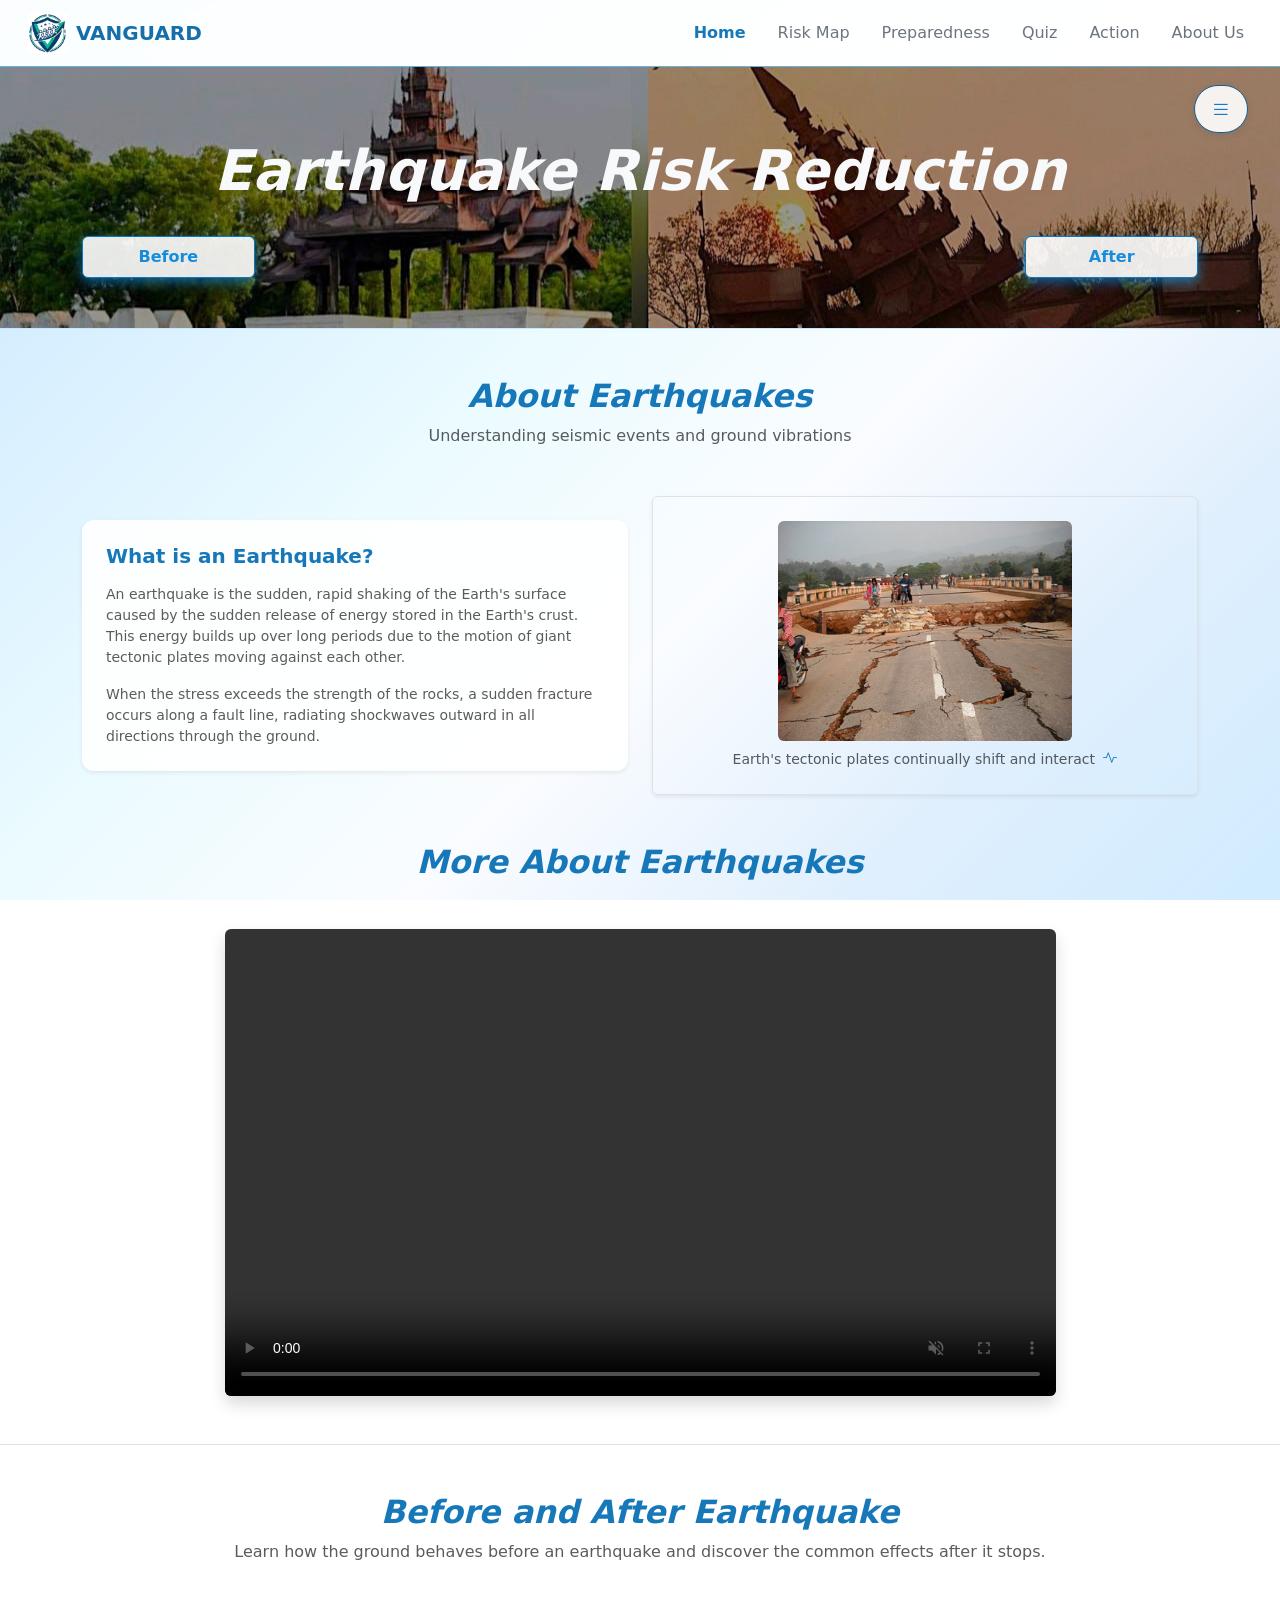
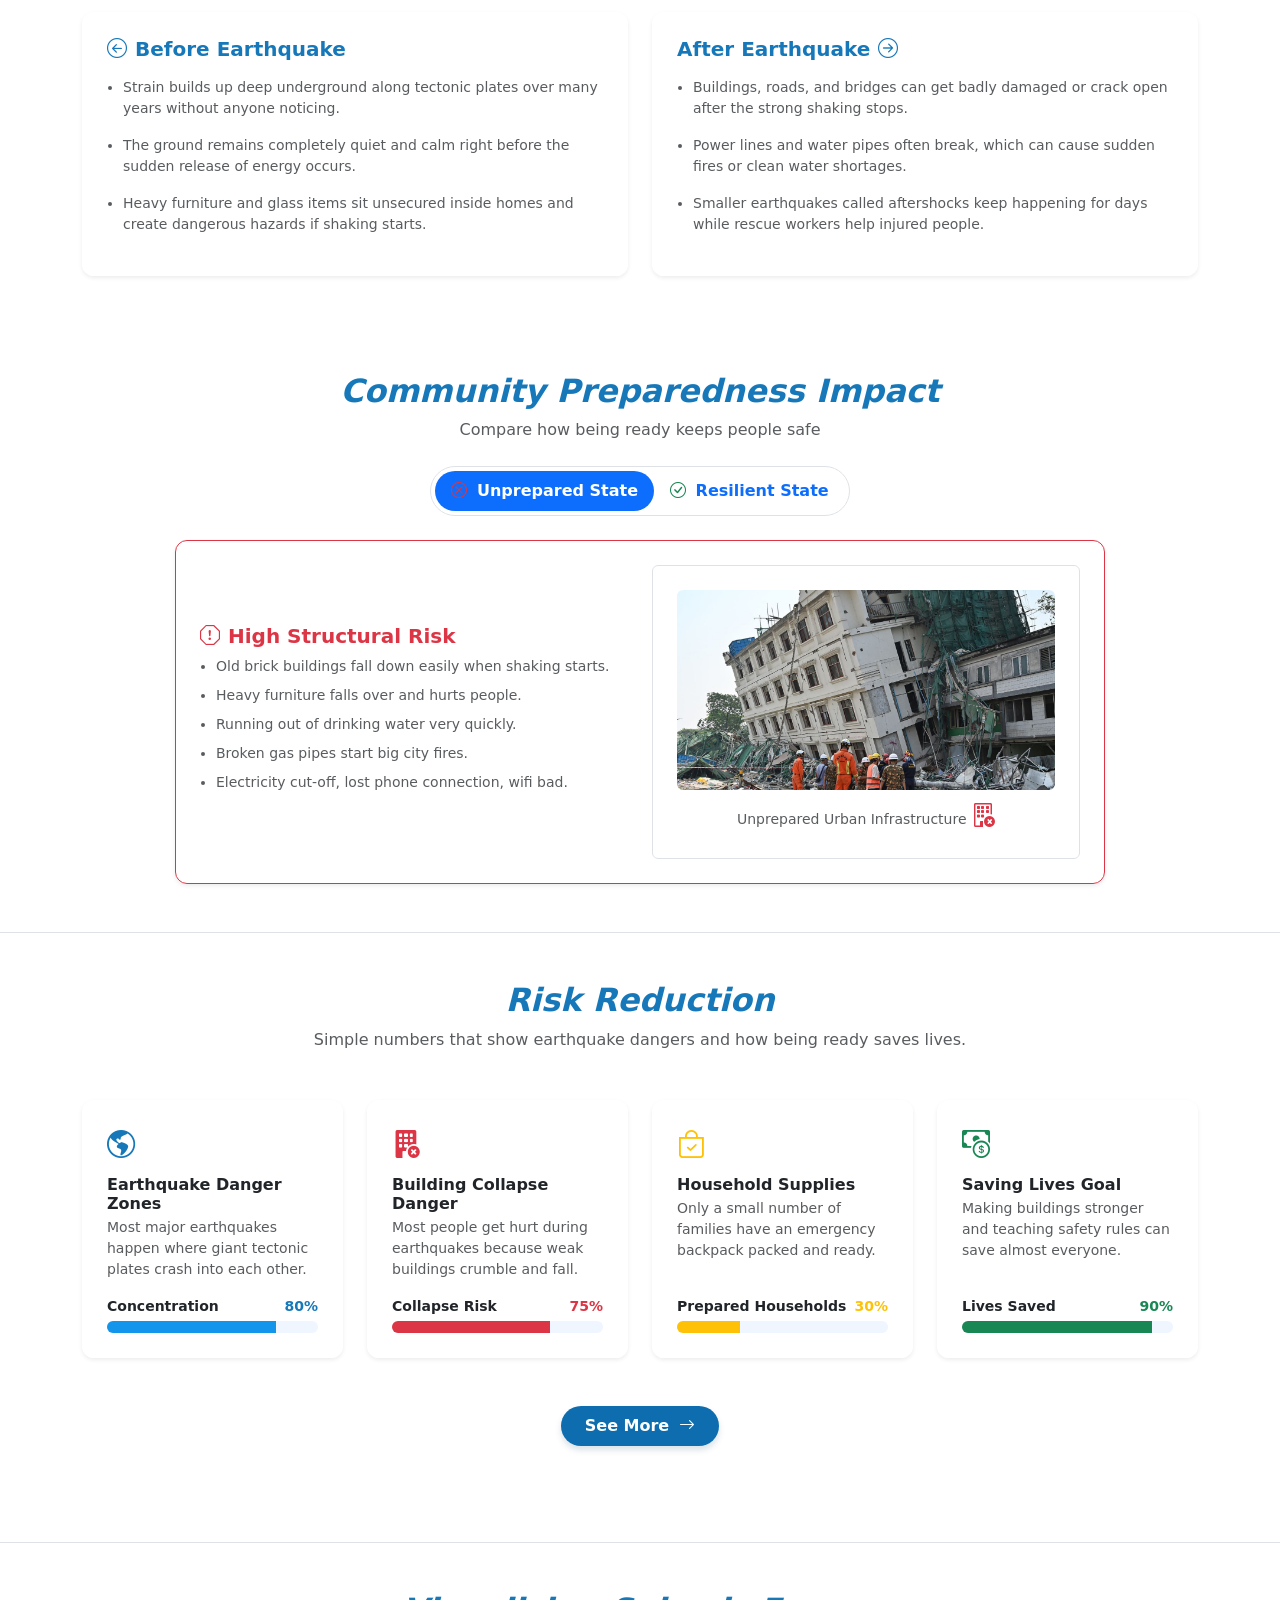
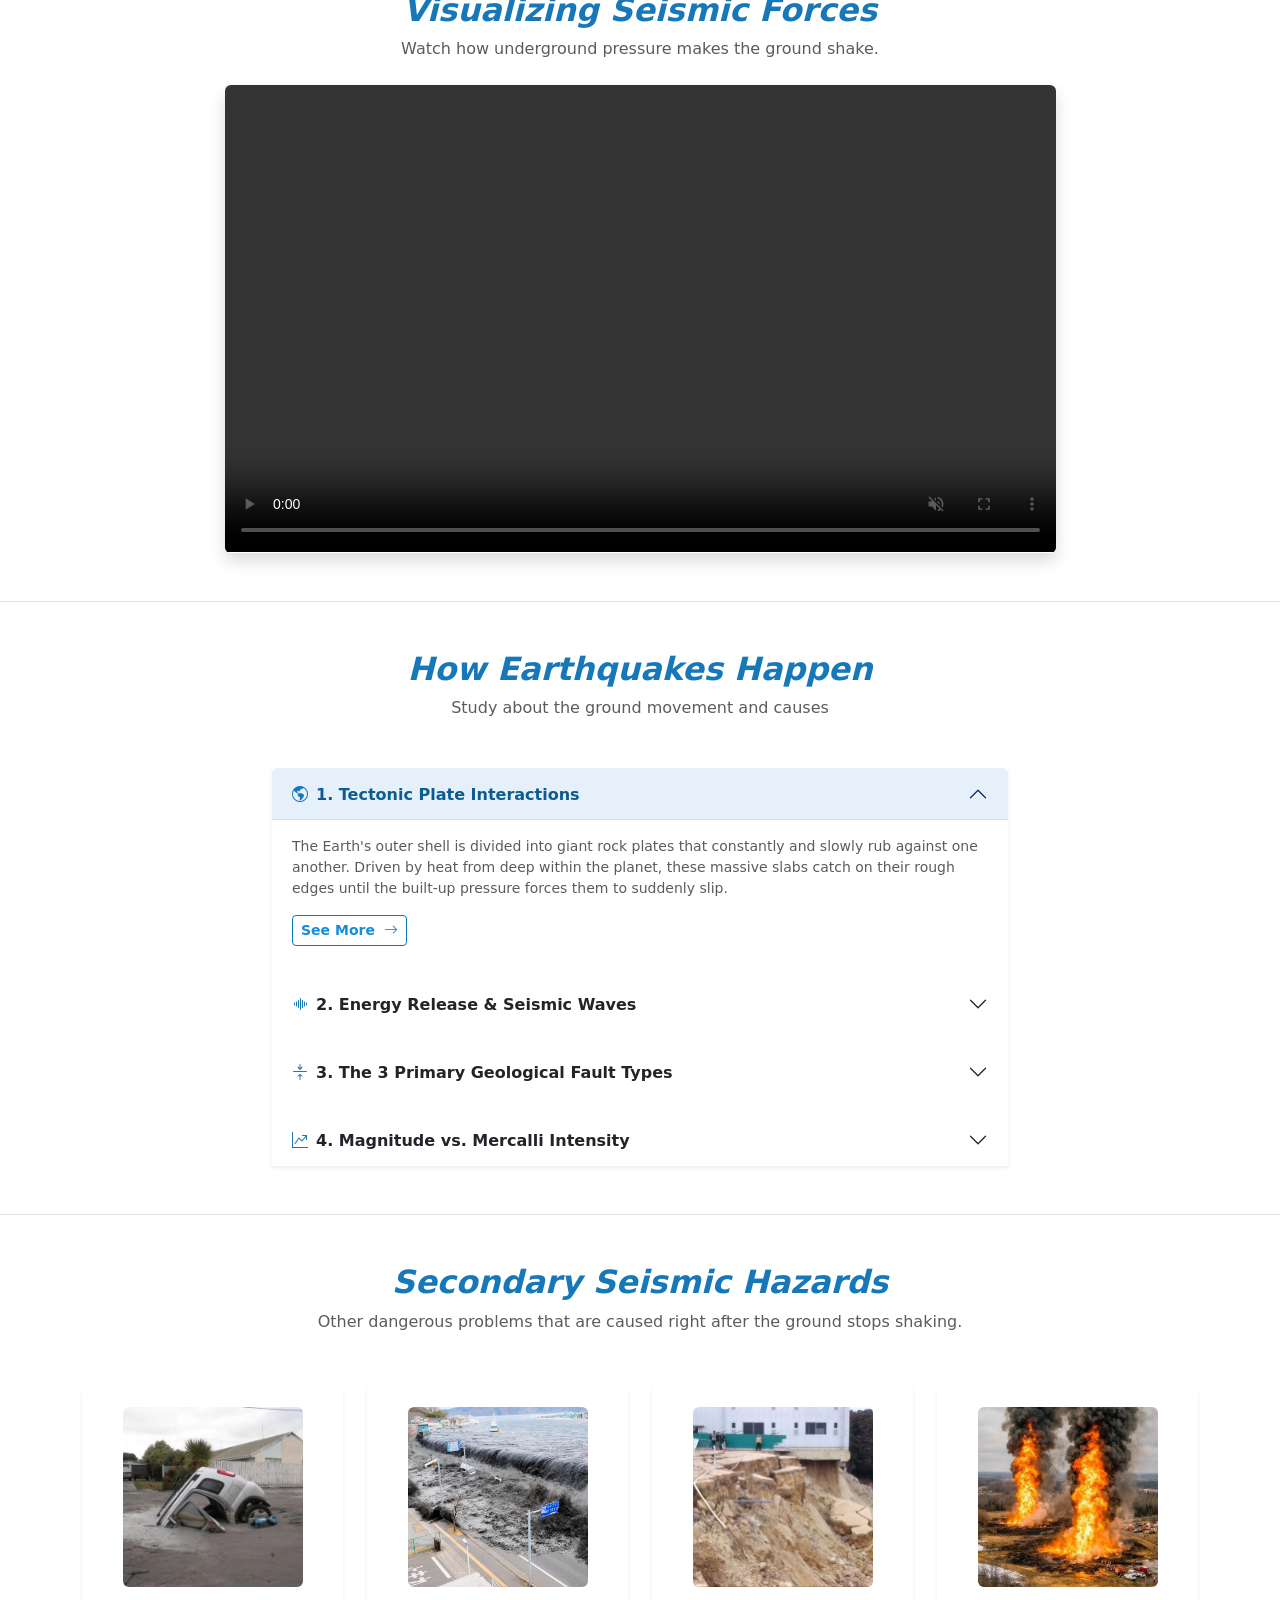
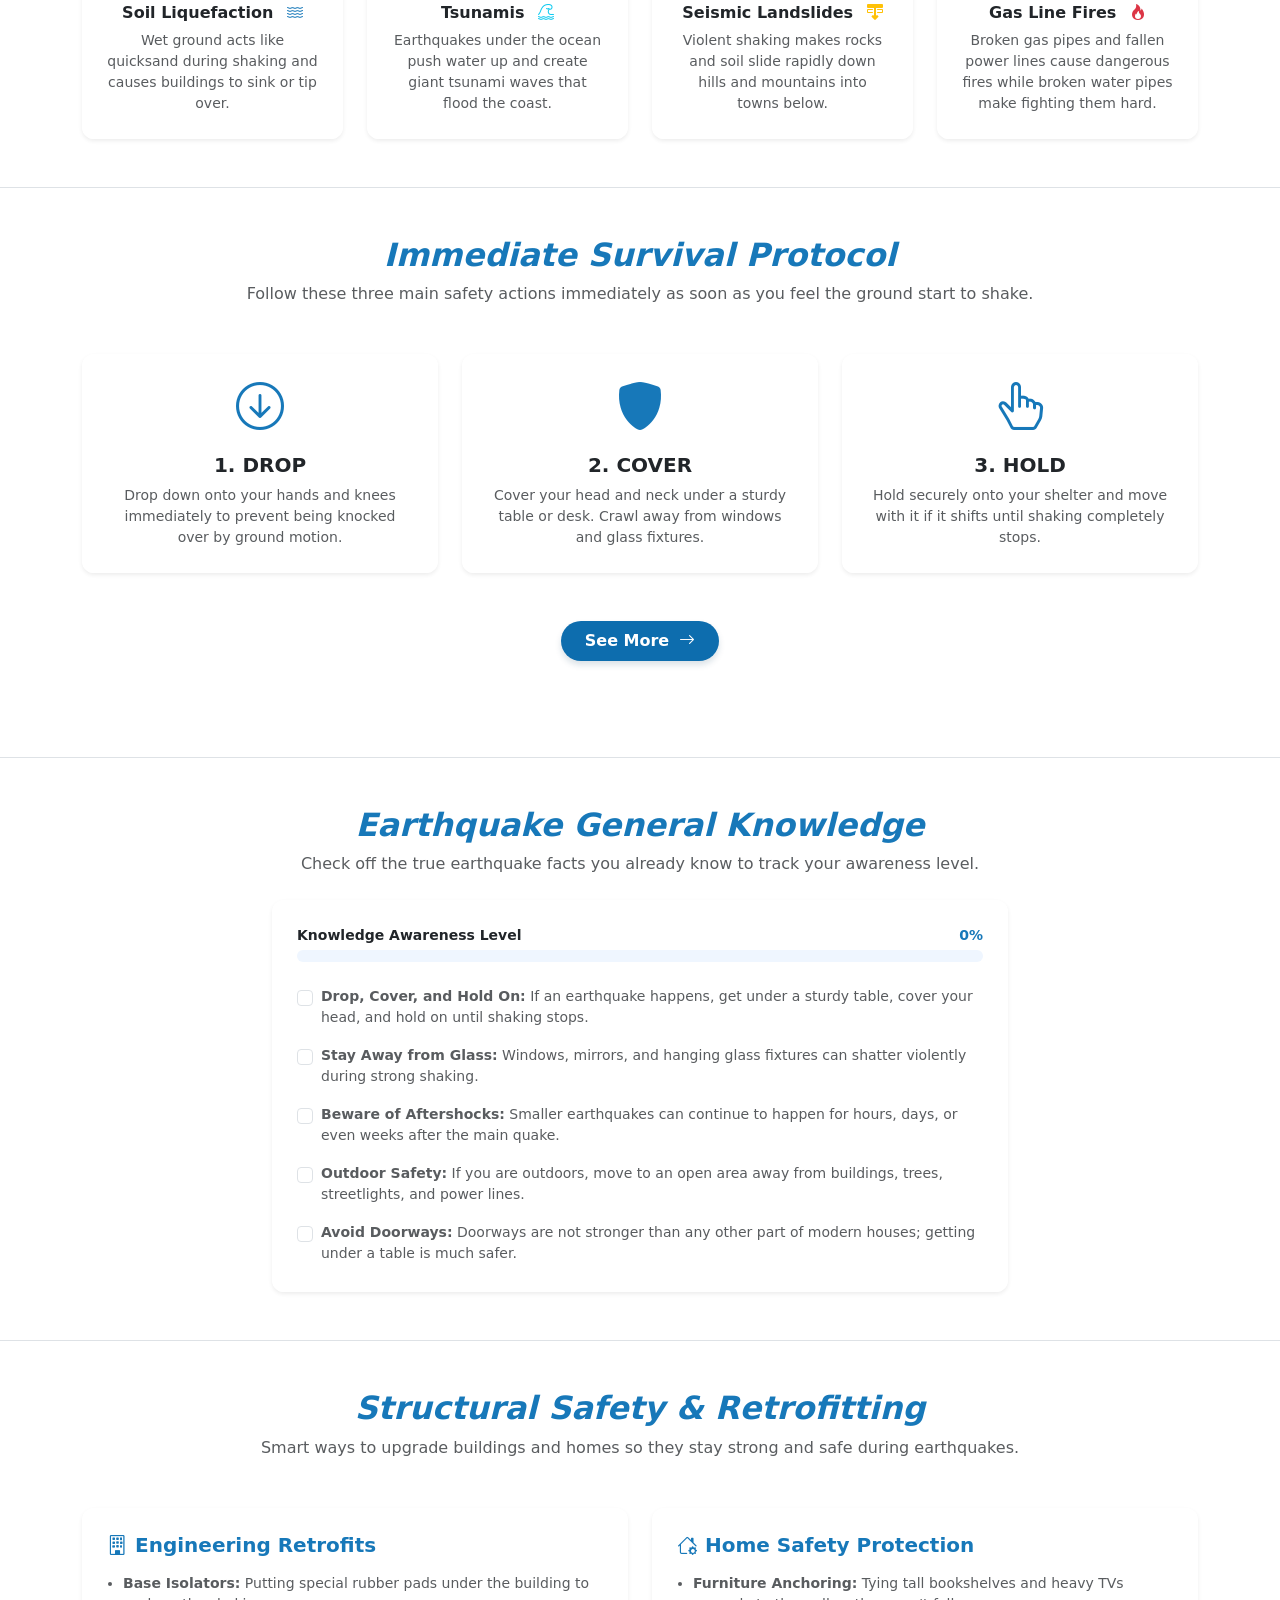
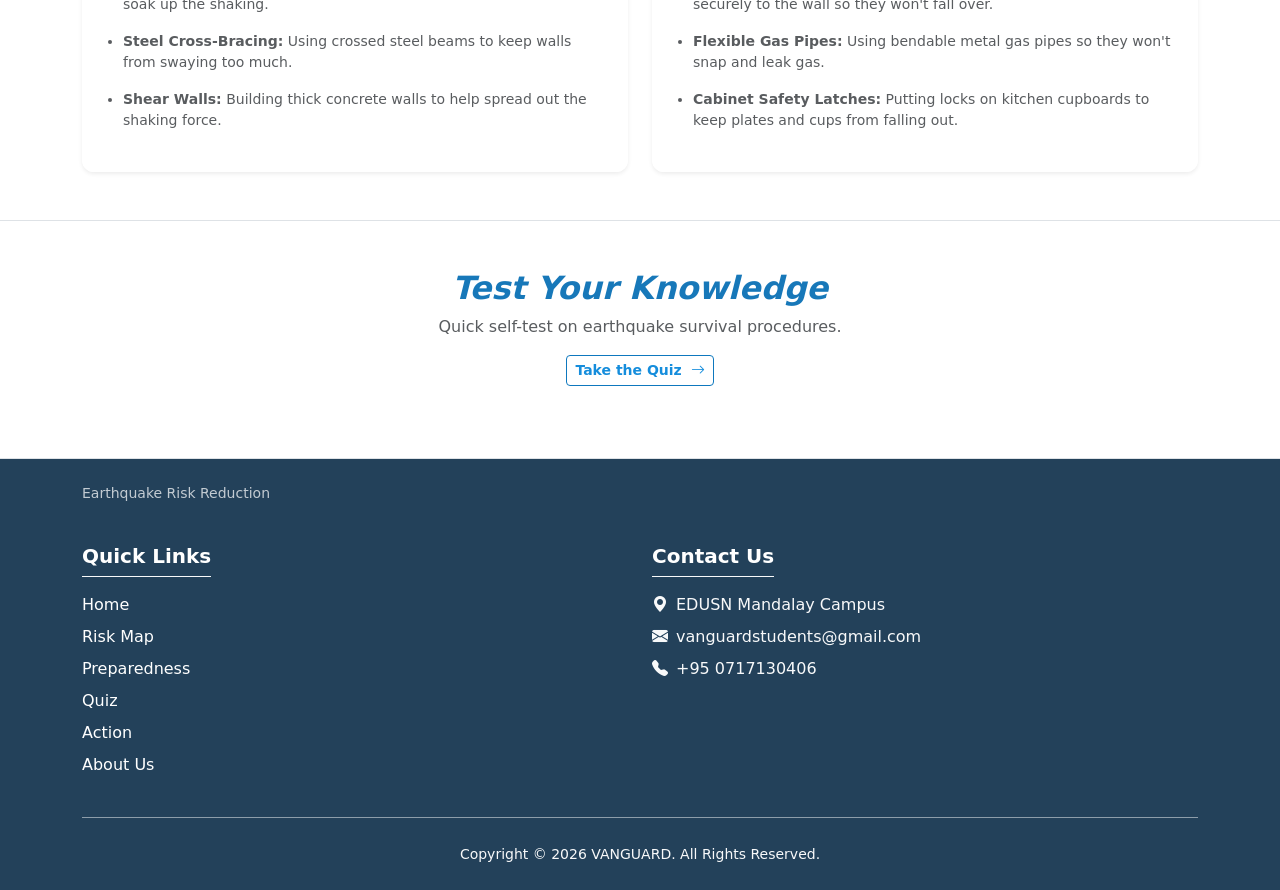
<file: 20Oct_ 20 %_Earthquake/EarthquakeRiskReduction/pages/index.html>
<!DOCTYPE html>
<html lang="en">
<head>
  <meta charset="UTF-8">
  <meta name="viewport" content="width=device-width, initial-scale=1.0">
  <title>VANGUARD</title>
  <link rel="stylesheet" href="https://cdn.jsdelivr.net/npm/bootstrap@5.3.3/dist/css/bootstrap.min.css">
  <link rel="stylesheet" href="https://cdn.jsdelivr.net/npm/bootstrap-icons@1.11.3/font/bootstrap-icons.min.css">
  <link rel="stylesheet" href="https://unpkg.com/aos@2.3.1/dist/aos.css">
  <script src="https://cdn.jsdelivr.net/npm/bootstrap@5.3.3/dist/js/bootstrap.bundle.min.js"></script>
  <script src="https://unpkg.com/aos@2.3.1/dist/aos.js"></script>
  <link rel="stylesheet" href="style.css">
  <link rel="shortcut icon" href="media/logo.jpg">
</head>
<body class="background">

  <!-- NAVBAR -->
  <nav class="navbar navbar-expand-lg sticky-top px-2 px-sm-3" data-aos="fade-down" data-aos-duration="600">
    <div class="container-fluid">

      <a class="navbar-brand d-flex align-items-center gap-2" href="index.html">
        <img src="media/logo.jpg" alt="logo" width="40" height="40" class="img-fluid">
        <span>VANGUARD</span>
      </a>

      <button class="navbar-toggler border-0" type="button" data-bs-toggle="collapse" data-bs-target="#navMenu" aria-controls="navMenu" aria-expanded="false" aria-label="Toggle navigation">
        <span class="navbar-toggler-icon"></span>
      </button>

      <div class="collapse navbar-collapse" id="navMenu">
        <ul class="navbar-nav ms-auto flex-column flex-lg-row gap-2 gap-lg-3 fw-medium my-2 my-lg-0">
          <li class="nav-item">
            <a class="nav-link active text-dark-blue fw-bold" href="index.html">Home</a>
          </li>
          <li class="nav-item">
            <a class="nav-link text-secondary" href="riskmap.html">Risk Map</a>
          </li>
          <li class="nav-item">
            <a class="nav-link text-secondary" href="preparedness.html">Preparedness</a>
          </li>
          <li class="nav-item">
            <a class="nav-link text-secondary" href="quiz.html">Quiz</a>
          </li>
          <li class="nav-item">
            <a class="nav-link text-secondary" href="action.html">Action</a>
          </li>
          <li class="nav-item">
            <a class="nav-link text-secondary" href="aboutus.html">About Us</a>
          </li>
        </ul>
      </div>
    </div>
  </nav>

  <section class="hero-section text-center position-relative px-3" data-aos="fade">
    
    <div class="hero-menu-toggle px-2 d-none d-lg-block">
      <button class="btn rounded-pill px-3 py-2 fw-semibold d-flex align-items-center gap-2" type="button" data-bs-toggle="offcanvas" data-bs-target="#offcanvasNavbar">
        <i class="bi bi-list fs-5"></i>
      </button>
    </div>

    <div class="container position-relative">
      <div class="mb-3" data-aos="zoom-in" data-aos-delay="200">
        <h1 class="display-4 fw-bold text-light fst-italic">Earthquake Risk Reduction</h1>
      </div>
    
      <div class="row align-items-center justify-content-between g-3 mt-3">
        <div class="col-12 col-md-3 col-lg-2 text-md-start d-none d-md-block" data-aos="fade-right" data-aos-delay="400">
          <a href="#before" class="btn btn-dark-blue side-btn px-4 py-2 w-100">Before</a>
        </div>
        <div class="col-12 col-md-3 col-lg-2 text-md-end d-none d-md-block" data-aos="fade-left" data-aos-delay="400">
          <a href="#after" class="btn btn-dark-blue side-btn px-4 py-2 w-100">After</a>
        </div>
      </div>
    </div>
  </section>

  <!-- MENU -->
  <div class="offcanvas offcanvas-end shadow" tabindex="-1" id="offcanvasNavbar">
    <div class="offcanvas-header border-bottom">
      <h5 class="offcanvas-title fw-bold text-dark-blue d-flex align-items-center gap-2">
        <img src="media/logo.jpg" alt="logo" width="35" height="35">
        VANGUARD Menu
      </h5>
      <button type="button" class="btn-close" data-bs-dismiss="offcanvas" aria-label="Close"></button>
    </div>
    <div class="offcanvas-body">
      <ul class="navbar-nav justify-content-end flex-grow-1 pe-3">
        <li class="nav-item mb-2"><a class="nav-link active fw-bold text-dark-blue" href="index.html"><i class="bi bi-house-door me-2"></i>Home</a></li>
        <li class="nav-item mb-2"><a class="nav-link" href="#about-earthquake"><i class="bi bi-info-circle me-2"></i>About Earthquakes</a></li>
        <li class="nav-item mb-2"><a class="nav-link" href="#beforeafter"><i class="bi bi-sliders me-2"></i>Before and After Earthquake</a></li>
        <li class="nav-item mb-2"><a class="nav-link" href="#states"><i class="bi bi-building-check me-2"></i>Community Preparedness Impact</a></li>
        <li class="nav-item mb-2"><a class="nav-link" href="#stats"><i class="bi bi-bar-chart me-2"></i>Risk Reduction</a></li>
        <li class="nav-item mb-2"><a class="nav-link" href="#video"><i class="bi bi-play-btn me-2"></i>Visualizing Seismic Forces</a></li>
        <li class="nav-item mb-2"><a class="nav-link" href="#science"><i class="bi bi-journal-text me-2"></i>How Earthquakes Happen</a></li>
        <li class="nav-item mb-2"><a class="nav-link" href="#hazards"><i class="bi bi-exclamation-triangle me-2"></i>Secondary Seismic Hazards</a></li>
        <li class="nav-item mb-2"><a class="nav-link" href="#prepare"><i class="bi bi-check2-square me-2"></i>Immediate Survival Protocol</a></li>
        <li class="nav-item mb-2"><a class="nav-link" href="#knowledge"><i class="bi bi-backpack me-2"></i>Earthquake General Knowledge</a></li>
        <li class="nav-item mb-2"><a class="nav-link" href="#retrofitting"><i class="bi bi-building me-2"></i>Structural Safety & Retrofitting</a></li>
        <li class="nav-item mb-2"><a class="nav-link" href="#quiz"><i class="bi bi-patch-question me-2"></i>Test Your Knowledge</a></li>
      </ul>
      <div class="mt-4 p-3 rounded border shadow-sm">
        <small class="text-muted d-block mb-1">Year 9 PBL Project</small>
        <strong class="text-dark">Earthquake Risk Reduction</strong>
      </div>
    </div>
  </div>

  <!-- ABOUT EARTHQUAKE -->
  <section id="about-earthquake" class="py-5 border-bottom">
    <div class="container">
      <div class="text-center mb-5" data-aos="fade-up">
        <h2 class="fw-bold text-dark-blue fst-italic">About Earthquakes</h2>
        <p class="text-muted">Understanding seismic events and ground vibrations</p>
      </div>
      <div class="row g-4 align-items-center">
        <div class="col-md-6" data-aos="fade-right">
          <div class="card p-4 h-100 shadow-sm border-0">
            <h5 class="fw-bold text-dark-blue mb-3">What is an Earthquake?</h5>
            <p class="text-muted small mb-3">
              An earthquake is the sudden, rapid shaking of the Earth's surface caused by the sudden release of energy stored in the Earth's crust. This energy builds up over long periods due to the motion of giant tectonic plates moving against each other.
            </p>
            <p class="text-muted small mb-0">
              When the stress exceeds the strength of the rocks, a sudden fracture occurs along a fault line, radiating shockwaves outward in all directions through the ground.
            </p>
          </div>
        </div>
        <div class="col-md-6" data-aos="fade-left">
          <div class="p-4 text-center rounded border shadow-sm">
            <img src="media/eq.jpg" class="img-fluid rounded mb-2 style-img-max" style="max-height: 220px; object-fit: cover;" alt="Earthquake illustration">
            <p class="small text-muted mb-0">Earth's tectonic plates continually shift and interact <i class="bi bi-activity text-dark-blue ms-1"></i></p>
          </div>
        </div>
      </div>
    </div>

    <div class="container mt-3">
      <h2 class="fw-bold text-dark-blue fst-italic text-center mt-5 mb-5" data-aos="fade-up">More About Earthquakes</h2>
      <div class="row justify-content-center" data-aos="zoom-in">
        <div class="col-lg-9">
          <div class="ratio ratio-16x9 rounded overflow-hidden shadow">
            <video src="media/about earthquakes.mp4" controls muted class="w-100 h-100"></video>
          </div>
        </div>
      </div>
    </div>
  </section>

  <!-- Before After -->
  <section id="beforeafter" class="py-5">
    <div class="container">
      <div class="text-center mb-5" data-aos="fade-up">
        <h2 class="fw-bold text-dark-blue fst-italic">Before and After Earthquake</h2>
        <p class="text-muted">Learn how the ground behaves before an earthquake and discover the common effects after it stops.</p>
      </div>

      <div class="row g-4" id="before">
        <div class="col-md-6" data-aos="fade-right">
          <div class="card p-4 h-100 shadow-sm">
            <h5 class="fw-bold text-dark-blue mb-3"><i class="bi bi-arrow-left-circle me-2"></i>Before Earthquake</h5>
            <ul class="text-muted small ps-3 mb-0">
              <li class="mb-3">Strain builds up deep underground along tectonic plates over many years without anyone noticing.</li>
              <li class="mb-3">The ground remains completely quiet and calm right before the sudden release of energy occurs.</li>
              <li class="mb-3">Heavy furniture and glass items sit unsecured inside homes and create dangerous hazards if shaking starts.</li>
            </ul>
          </div>
        </div>

        <div class="col-md-6" id="after" data-aos="fade-left">
          <div class="card p-4 h-100 shadow-sm">
            <h5 class="fw-bold text-dark-blue mb-3">After Earthquake<i class="bi bi-arrow-right-circle ms-2"></i></h5>
            <ul class="text-muted small ps-3 mb-0">
              <li class="mb-3">Buildings, roads, and bridges can get badly damaged or crack open after the strong shaking stops.</li>
              <li class="mb-3">Power lines and water pipes often break, which can cause sudden fires or clean water shortages.</li>
              <li class="mb-3">Smaller earthquakes called aftershocks keep happening for days while rescue workers help injured people.</li>
            </ul>
          </div>
        </div>
      </div>
    </div>
  </section>

  <!-- TWO BUILDINGS -->
  <section id="states" class="py-5 border-bottom">
    <div class="container">
      <div class="text-center mb-4" data-aos="fade-up">
        <h2 class="fw-bold text-dark-blue fst-italic">Community Preparedness Impact</h2>
        <p class="text-muted">Compare how being ready keeps people safe</p>
      </div>

      <div class="d-flex justify-content-center mb-4" data-aos="zoom-in">
        <ul class="nav nav-pills p-1 rounded-pill border flex-column flex-sm-row" role="tablist">
          <li class="nav-item" role="presentation">
            <button class="nav-link active rounded-pill fw-bold w-100" id="before-tab" data-bs-toggle="pill" data-bs-target="#tab-before" type="button" role="tab">
              <i class="bi bi-x-circle me-1 text-danger"></i> Unprepared State
            </button>
          </li>
          <li class="nav-item" role="presentation">
            <button class="nav-link rounded-pill fw-bold w-100" id="after-tab" data-bs-toggle="pill" data-bs-target="#tab-after" type="button" role="tab">
              <i class="bi bi-check-circle me-1 text-success"></i> Resilient State
            </button>
          </li>
        </ul>
      </div>

      <div class="tab-content col-lg-10 mx-auto" data-aos="fade-up">
        <div class="tab-pane fade show active" id="tab-before" role="tabpanel">
          <div class="card p-4 border-danger border-opacity-20 shadow-sm">
            <div class="row align-items-center g-4">
              <div class="col-md-6">
                <h5 class="fw-bold text-danger"><i class="bi bi-exclamation-octagon me-2"></i>High Structural Risk</h5>
                <ul class="text-muted small ps-3 mb-0">
                  <li class="mb-2">Old brick buildings fall down easily when shaking starts.</li>
                  <li class="mb-2">Heavy furniture falls over and hurts people.</li>
                  <li class="mb-2">Running out of drinking water very quickly.</li>
                  <li class="mb-2">Broken gas pipes start big city fires.</li>
                  <li class="mb-2">Electricity cut-off, lost phone connection, wifi bad.</li>
                </ul>
              </div>
              <div class="col-md-6 text-center">
                <div class="p-4 rounded border">
                  <img src="media/collapse.jpg" class="img-fluid rounded" style="max-height: 200px; width: 100%; object-fit: cover;" alt="Collapse">
                  <p class="small text-muted mt-2 mb-0">Unprepared Urban Infrastructure <i class="bi bi-building-x fs-4 text-danger"></i></p>
                </div>
              </div>
            </div>
          </div>
        </div>

        <div class="tab-pane fade" id="tab-after" role="tabpanel">
          <div class="card p-4 border-success border-opacity-20 shadow-sm">
            <div class="row align-items-center g-4">
              <div class="col-md-6">
                <h5 class="fw-bold text-success"><i class="bi bi-shield-check me-2"></i>Mitigated Seismic Risk</h5>
                <ul class="text-muted small ps-3 mb-0">
                  <li class="mb-2">Strong buildings that stop the ground shaking from hurting them.</li>
                  <li class="mb-2">Gas pipes that turn off by themselves so they don't leak.</li>
                  <li class="mb-2">Families having a backpack with 3 days of food and water.</li>
                  <li class="mb-2">Knowing right away to get under a table and hold on.</li>
                  <li class="mb-2">Backup power systems emergency mesh networks, community communication protocols.</li>
                </ul>
              </div>
              <div class="col-md-6 text-center">
                <div class="p-4 rounded border">
                  <img src="media/strong.jpg" class="img-fluid rounded" style="max-height: 200px; width: 100%; object-fit: cover;" alt="Strong Structure">
                  <p class="small text-muted mt-2 mb-0">Seismically Retrofitted Architecture <i class="bi bi-building-check fs-4 text-success"></i></p>
                </div>
              </div>
            </div>
          </div>
        </div>
      </div>
    </div>
  </section>

  <!-- PROGRESS BARS -->
  <section id="stats" class="py-5">
    <div class="container">
      <div class="text-center mb-5" data-aos="fade-up">
        <h2 class="fw-bold text-dark-blue fst-italic">Risk Reduction</h2>
        <p class="text-muted">Simple numbers that show earthquake dangers and how being ready saves lives.</p>
      </div>

      <div class="row g-4">
        <div class="col-sm-6 col-lg-3" data-aos="fade-up" data-aos-delay="100">
          <div class="card p-4 h-100 shadow-sm">
            <div class="fs-3 text-dark-blue mb-2"><i class="bi bi-globe-americas"></i></div>
            <h6 class="fw-bold mb-1">Earthquake Danger Zones</h6>
            <p class="text-muted small">Most major earthquakes happen where giant tectonic plates crash into each other.</p>
            <div class="mt-auto">
              <div class="d-flex justify-content-between small fw-bold mb-1">
                <span>Concentration</span>
                <span class="text-dark-blue">80%</span>
              </div>
              <div class="progress"><div class="progress-bar bg-dark-blue" style="width: 80%"></div></div>
            </div>
          </div>
        </div>

        <div class="col-sm-6 col-lg-3" data-aos="fade-up" data-aos-delay="200">
          <div class="card p-4 h-100 shadow-sm">
            <div class="fs-3 text-danger mb-2"><i class="bi bi-building-fill-x"></i></div>
            <h6 class="fw-bold mb-1">Building Collapse Danger</h6>
            <p class="text-muted small">Most people get hurt during earthquakes because weak buildings crumble and fall.</p>
            <div class="mt-auto">
              <div class="d-flex justify-content-between small fw-bold mb-1">
                <span>Collapse Risk</span>
                <span class="text-danger">75%</span>
              </div>
              <div class="progress"><div class="progress-bar bg-danger" style="width: 75%"></div></div>
            </div>
          </div>
        </div>

        <div class="col-sm-6 col-lg-3" data-aos="fade-up" data-aos-delay="300">
          <div class="card p-4 h-100 shadow-sm">
            <div class="fs-3 text-warning mb-2"><i class="bi bi-bag-check"></i></div>
            <h6 class="fw-bold mb-1">Household Supplies</h6>
            <p class="text-muted small">Only a small number of families have an emergency backpack packed and ready.</p>
            <div class="mt-auto">
              <div class="d-flex justify-content-between small fw-bold mb-1">
                <span>Prepared Households</span>
                <span class="text-warning">30%</span>
              </div>
              <div class="progress"><div class="progress-bar bg-warning" style="width: 30%"></div></div>
            </div>
          </div>
        </div>

        <div class="col-sm-6 col-lg-3" data-aos="fade-up" data-aos-delay="400">
          <div class="card p-4 h-100 shadow-sm">
            <div class="fs-3 text-success mb-2"><i class="bi bi-cash-coin"></i></div>
            <h6 class="fw-bold mb-1">Saving Lives Goal</h6>
            <p class="text-muted small">Making buildings stronger and teaching safety rules can save almost everyone.</p>
            <div class="mt-auto">
              <div class="d-flex justify-content-between small fw-bold mb-1">
                <span>Lives Saved</span>
                <span class="text-success">90%</span>
              </div>
              <div class="progress"><div class="progress-bar bg-success" style="width: 90%"></div></div>
            </div>
          </div>
        </div>
      </div>
    </div>

    <div class="text-center mt-5 mb-5" data-aos="zoom-in">
      <a href="riskmap.html" class="btn seemore px-4 py-2 rounded-pill fw-bold">
        See More <i class="bi bi-arrow-right ms-1"></i>
      </a>
    </div>
  </section>

  <!-- VIDEO -->
  <section id="video" class="py-5 border-top border-bottom">
    <div class="container">
      <div class="text-center mb-4" data-aos="fade-up">
        <h2 class="fw-bold text-dark-blue fst-italic">Visualizing Seismic Forces</h2>
        <p class="text-muted">Watch how underground pressure makes the ground shake.</p>
      </div>

      <div class="row justify-content-center" data-aos="zoom-in">
        <div class="col-lg-9">
          <div class="ratio ratio-16x9 rounded overflow-hidden shadow">
            <video src="media/seismic forces 1.mp4" controls muted class="w-100 h-100"></video>
          </div>
        </div>
      </div>
    </div>
  </section>

  <!-- SCIENCE -->
  <section id="science" class="py-5">
    <div class="container">
      <div class="text-center mb-5" data-aos="fade-up">
        <h2 class="fw-bold text-dark-blue fst-italic">How Earthquakes Happen</h2>
        <p class="text-muted">Study about the ground movement and causes</p>
      </div>

      <div class="row justify-content-center">
        <div class="col-lg-8" data-aos="fade-up">
          <div class="accordion shadow-sm" id="scienceAccordion">
            <div class="accordion-item border-0 mb-3 rounded overflow-hidden border">
              <h2 class="accordion-header">
                <button class="accordion-button fw-bold" type="button" data-bs-toggle="collapse" data-bs-target="#collapseOne">
                  <i class="bi bi-globe-americas text-dark-blue me-2"></i> 1. Tectonic Plate Interactions
                </button>
              </h2>
              <div id="collapseOne" class="accordion-collapse collapse show" data-bs-parent="#scienceAccordion">
                <div class="accordion-body text-muted small">
                  The Earth's outer shell is divided into giant rock plates that constantly and slowly rub against one another. Driven by heat from deep within the planet, these massive slabs catch on their rough edges until the built-up pressure forces them to suddenly slip.
                  <div class="mt-3">
                    <a href="riskmap.html" class="btn btn-dark-blue btn-sm fw-bold">See More <i class="bi bi-arrow-right ms-1"></i></a>
                  </div>
                </div>
              </div>
            </div>

            <div class="accordion-item border-0 mb-3 rounded overflow-hidden border">
              <h2 class="accordion-header">
                <button class="accordion-button collapsed fw-bold" type="button" data-bs-toggle="collapse" data-bs-target="#collapseTwo">
                  <i class="bi bi-soundwave text-dark-blue me-2"></i> 2. Energy Release & Seismic Waves
                </button>
              </h2>
              <div id="collapseTwo" class="accordion-collapse collapse" data-bs-parent="#scienceAccordion">
                <div class="accordion-body text-muted small">
                  Deep underground, rocks endure intense pressure that slowly builds up over time. When the rock can no longer handle the stress, it snaps and breaks. This sudden release of energy sends fast-moving waves racing upward toward the surface, creating the ground shaking we experience.
                  <div class="mt-3">
                    <a href="riskmap.html" class="btn btn-dark-blue btn-sm fw-bold">See More <i class="bi bi-arrow-right ms-1"></i></a>
                  </div>
                </div>
              </div>
            </div>

            <div class="accordion-item border-0 mb-3 rounded overflow-hidden border">
              <h2 class="accordion-header">
                <button class="accordion-button collapsed fw-bold" type="button" data-bs-toggle="collapse" data-bs-target="#collapseThree">
                  <i class="bi bi-arrows-collapse text-dark-blue me-2"></i> 3. The 3 Primary Geological Fault Types
                </button>
              </h2>
              <div id="collapseThree" class="accordion-collapse collapse" data-bs-parent="#scienceAccordion">
                <div class="accordion-body text-muted small">
                  <ul>
                    <li><strong>Strike-Slip Fault:</strong> Two large pieces of land slide past each other horizontally side by side.</li>
                    <li><strong>Normal Fault:</strong> The ground stretches apart from tension and causes one side of the rock to drop lower.</li>
                    <li><strong>Reverse Fault:</strong> Two pieces of ground push together until one piece gets pushed up higher than the other.</li>
                  </ul>
                  <div class="mt-3">
                    <a href="riskmap.html" class="btn btn-dark-blue btn-sm fw-bold">See More <i class="bi bi-arrow-right ms-1"></i></a>
                  </div>
                </div>
              </div>
            </div>

            <div class="accordion-item border-0 rounded overflow-hidden border">
              <h2 class="accordion-header">
                <button class="accordion-button collapsed fw-bold" type="button" data-bs-toggle="collapse" data-bs-target="#collapseFour">
                  <i class="bi bi-graph-up-arrow text-dark-blue me-2"></i> 4. Magnitude vs. Mercalli Intensity
                </button>
              </h2>
              <div id="collapseFour" class="accordion-collapse collapse" data-bs-parent="#scienceAccordion">
                <div class="accordion-body text-muted small">
                  <strong>Moment Magnitude (M):</strong> A scale used by scientists to measure the total amount of power released deep underground.<br>
                  <strong>Modified Mercalli Intensity (MMI):</strong> A measurement of how much shaking people actually feel and how much damage happens on the surface.
                  <div class="mt-3">
                    <a href="riskmap.html" class="btn btn-dark-blue btn-sm fw-bold">See More <i class="bi bi-arrow-right ms-1"></i></a>
                  </div>
                </div>
              </div>
            </div>
          </div>
        </div>
      </div>
    </div>
  </section>

  <!-- HAZARDS -->
  <section id="hazards" class="py-5 border-top border-bottom">
    <div class="container">
      <div class="text-center mb-5" data-aos="fade-up">
        <h2 class="fw-bold text-dark-blue fst-italic">Secondary Seismic Hazards</h2>
        <p class="text-muted">Other dangerous problems that are caused right after the ground stops shaking.</p>
      </div>

      <div class="row g-4">
        <div class="col-sm-6 col-lg-3" data-aos="flip-left" data-aos-delay="100">
          <div class="card p-4 h-100 text-center shadow-sm">
            <div class="d-flex justify-content-center align-items-center">
              <img src="media/soil.jpg" class="img-fluid rounded" style="max-height: 180px; object-fit: cover;" alt="Soil Liquefaction">
            </div>
            <h6 class="fw-bold mt-3">Soil Liquefaction <i class="text-dark-blue ms-2 bi bi-water"></i></h6>
            <p class="text-muted small mb-0">Wet ground acts like quicksand during shaking and causes buildings to sink or tip over.</p>
          </div>
        </div>

        <div class="col-sm-6 col-lg-3" data-aos="flip-left" data-aos-delay="200">
          <div class="card p-4 h-100 text-center shadow-sm">
            <div class="d-flex justify-content-center align-items-center">
              <img src="media/tsunami.jpg" class="img-fluid rounded" style="max-height: 180px; object-fit: cover;" alt="Tsunami">
            </div>
            <h6 class="fw-bold mt-3">Tsunamis <i class="text-info bi bi-tsunami ms-2"></i></h6>
            <p class="text-muted small mb-0">Earthquakes under the ocean push water up and create giant tsunami waves that flood the coast.</p>
          </div>
        </div>

        <div class="col-sm-6 col-lg-3" data-aos="flip-left" data-aos-delay="300">
          <div class="card p-4 h-100 text-center shadow-sm">
            <div class="d-flex justify-content-center align-items-center">
              <img src="media/landslide.jpg" class="img-fluid rounded" style="max-height: 180px; object-fit: cover;" alt="Landslide">
            </div>
            <h6 class="fw-bold mt-3">Seismic Landslides <i class="bi bi-layer-backward text-warning ms-2"></i></h6>
            <p class="text-muted small mb-0">Violent shaking makes rocks and soil slide rapidly down hills and mountains into towns below.</p>
          </div>
        </div>

        <div class="col-sm-6 col-lg-3" data-aos="flip-left" data-aos-delay="400">
          <div class="card p-4 h-100 text-center shadow-sm">
            <div class="d-flex justify-content-center align-items-center">
              <img src="media/gaslinefire.jpg" class="img-fluid rounded" style="max-height: 180px; object-fit: cover;" alt="Gas Line Fire">
            </div>
            <h6 class="fw-bold mt-3">Gas Line Fires <i class="bi bi-fire text-danger ms-2"></i></h6>
            <p class="text-muted small mb-0">Broken gas pipes and fallen power lines cause dangerous fires while broken water pipes make fighting them hard.</p>
          </div>
        </div>
      </div>
    </div>
  </section>

  <!-- ACTION -->
  <section id="prepare" class="py-5">
    <div class="container">
      <div class="text-center mb-5" data-aos="fade-up">
        <h2 class="fw-bold text-dark-blue fst-italic">Immediate Survival Protocol</h2>
        <p class="text-muted">Follow these three main safety actions immediately as soon as you feel the ground start to shake.</p>
      </div>

      <div class="row g-4">
        <div class="col-md-4" data-aos="zoom-in" data-aos-delay="100">
          <div class="card p-4 h-100 text-center shadow-sm">
            <div class="display-5 text-dark-blue mb-3">
              <i class="bi bi-arrow-down-circle"></i> 
            </div>
            <h5 class="fw-bold">1. DROP</h5>
            <p class="text-muted small mb-0">Drop down onto your hands and knees immediately to prevent being knocked over by ground motion.</p>
          </div>
        </div>
        <div class="col-md-4" data-aos="zoom-in" data-aos-delay="200">
          <div class="card p-4 h-100 text-center shadow-sm">
            <div class="display-5 text-dark-blue mb-3">
              <i class="bi bi-shield-fill"></i> 
            </div>
            <h5 class="fw-bold">2. COVER</h5>
            <p class="text-muted small mb-0">Cover your head and neck under a sturdy table or desk. Crawl away from windows and glass fixtures.</p>
          </div>
        </div>
        <div class="col-md-4" data-aos="zoom-in" data-aos-delay="300">
          <div class="card p-4 h-100 text-center shadow-sm">
            <div class="display-5 text-dark-blue mb-3">
              <i class="bi bi-hand-index-thumb"></i>
            </div>
            <h5 class="fw-bold">3. HOLD</h5>
            <p class="text-muted small mb-0">Hold securely onto your shelter and move with it if it shifts until shaking completely stops.</p>
          </div>
        </div>
      </div>

      <div class="text-center mt-5 mb-5" data-aos="zoom-in">
        <a href="preparedness.html" class="btn seemore px-4 py-2 rounded-pill fw-bold">
          See More <i class="bi bi-arrow-right ms-1"></i>
        </a>
      </div>
    </div>
  </section>

  <!-- CHECKLIST -->
  <section id="knowledge" class="py-5 border-top border-bottom">
    <div class="container">
      <div class="text-center mb-4" data-aos="fade-up">
        <h2 class="fw-bold text-dark-blue fst-italic">Earthquake General Knowledge</h2>
        <p class="text-muted">Check off the true earthquake facts you already know to track your awareness level.</p>
      </div>
      <div class="row justify-content-center">
        <div class="col-lg-8" data-aos="fade-up">
          <div class="card p-4 shadow-sm">
            <div class="mb-4">
              <div class="d-flex justify-content-between small fw-bold mb-1">
                <span>Knowledge Awareness Level</span><span id="eqPercent" class="text-dark-blue">0%</span>
              </div>
              <div class="progress"><div id="eqProgressBar" class="progress-bar bg-dark-blue" style="width: 0%"></div></div>
            </div>
            <div class="form-check mb-3">
              <input class="form-check-input eq-check" type="checkbox" id="fact1" onclick="earthquake()">
              <label class="form-check-label text-muted small" for="fact1"><strong>Drop, Cover, and Hold On:</strong> If an earthquake happens, get under a sturdy table, cover your head, and hold on until shaking stops.</label>
            </div>
            <div class="form-check mb-3">
              <input class="form-check-input eq-check" type="checkbox" id="fact2" onclick="earthquake()">
              <label class="form-check-label text-muted small" for="fact2"><strong>Stay Away from Glass:</strong> Windows, mirrors, and hanging glass fixtures can shatter violently during strong shaking.</label>
            </div>
            <div class="form-check mb-3">
              <input class="form-check-input eq-check" type="checkbox" id="fact3" onclick="earthquake()">
              <label class="form-check-label text-muted small" for="fact3"><strong>Beware of Aftershocks:</strong> Smaller earthquakes can continue to happen for hours, days, or even weeks after the main quake.</label>
            </div>
            <div class="form-check mb-3">
              <input class="form-check-input eq-check" type="checkbox" id="fact4" onclick="earthquake()">
              <label class="form-check-label text-muted small" for="fact4"><strong>Outdoor Safety:</strong> If you are outdoors, move to an open area away from buildings, trees, streetlights, and power lines.</label>
            </div>
            <div class="form-check">
              <input class="form-check-input eq-check" type="checkbox" id="fact5" onclick="earthquake()">
              <label class="form-check-label text-muted small" for="fact5"><strong>Avoid Doorways:</strong> Doorways are not stronger than any other part of modern houses; getting under a table is much safer.</label>
            </div>
          </div>
        </div>
      </div>
    </div>
  </section>

  <!-- RETROFITTING -->
  <section id="retrofitting" class="py-5">
    <div class="container">
      <div class="text-center mb-5" data-aos="fade-up">
        <h2 class="fw-bold text-dark-blue fst-italic">Structural Safety & Retrofitting</h2>
        <p class="text-muted">Smart ways to upgrade buildings and homes so they stay strong and safe during earthquakes.</p>
      </div>

      <div class="row g-4">
        <div class="col-md-6" data-aos="fade-right">
          <div class="card p-4 h-100 shadow-sm">
            <h5 class="fw-bold text-dark-blue mb-3"><i class="bi bi-building me-2"></i>Engineering Retrofits</h5>
            <ul class="text-muted small ps-3 mb-0">
              <li class="mb-3"><strong>Base Isolators:</strong> Putting special rubber pads under the building to soak up the shaking.</li>
              <li class="mb-3"><strong>Steel Cross-Bracing:</strong> Using crossed steel beams to keep walls from swaying too much.</li>
              <li class="mb-3"><strong>Shear Walls:</strong> Building thick concrete walls to help spread out the shaking force.</li>
            </ul>
          </div>
        </div>

        <div class="col-md-6" data-aos="fade-left">
          <div class="card p-4 h-100 shadow-sm">
            <h5 class="fw-bold text-dark-blue mb-3"><i class="bi bi-house-gear me-2"></i>Home Safety Protection</h5>
            <ul class="text-muted small ps-3 mb-0">
              <li class="mb-3"><strong>Furniture Anchoring:</strong> Tying tall bookshelves and heavy TVs securely to the wall so they won't fall over.</li>
              <li class="mb-3"><strong>Flexible Gas Pipes:</strong> Using bendable metal gas pipes so they won't snap and leak gas.</li>
              <li class="mb-3"><strong>Cabinet Safety Latches:</strong> Putting locks on kitchen cupboards to keep plates and cups from falling out.</li>
            </ul>
          </div>
        </div>
      </div>
    </div>
  </section>

  <!-- QUIZ -->
  <section id="quiz" class="py-5 border-top border-bottom">
    <div class="container">
      <div class="text-center mb-4" data-aos="zoom-in">
        <h2 class="fw-bold text-dark-blue fst-italic">Test Your Knowledge</h2>
        <p class="text-muted">Quick self-test on earthquake survival procedures.</p>
        <div class="mt-3">
          <a href="quiz.html" class="btn btn-dark-blue btn-sm fw-bold">Take the Quiz <i class="bi bi-arrow-right ms-1"></i></a>
        </div>
      </div>
    </div>
  </section>

  <!-- FOOTER -->
  <footer class="py-4 text-white" data-aos="fade">
    <div class="container">
      <div class="row mb-4 text-center text-md-start">
        <div class="col-12">
          <p class="text-light opacity-75 small">Earthquake Risk Reduction</p>
        </div>
      </div>

      <div class="row text-center text-md-start">
        <div class="col-md-6 mb-4 mb-md-0">
          <h5 class="fw-bold mb-3 border-bottom border-light pb-2 d-inline-block">Quick Links</h5>
          <ul class="list-unstyled">
            <li class="mb-2"><a href="index.html" class="text-white text-decoration-none hover-link">Home</a></li>
            <li class="mb-2"><a href="riskmap.html" class="text-white text-decoration-none hover-link">Risk Map</a></li>
            <li class="mb-2"><a href="preparedness.html" class="text-white text-decoration-none hover-link">Preparedness</a></li>
            <li class="mb-2"><a href="quiz.html" class="text-white text-decoration-none hover-link">Quiz</a></li>
            <li class="mb-2"><a href="action.html" class="text-white text-decoration-none hover-link">Action</a></li>
            <li class="mb-2"><a href="aboutus.html" class="text-white text-decoration-none hover-link">About Us</a></li>
          </ul>
        </div>

        <div class="col-md-6">
          <h5 class="fw-bold mb-3 border-bottom border-light pb-2 d-inline-block">Contact Us</h5>
          <ul class="list-unstyled text-light">
            <li class="mb-2"><i class="bi bi-geo-alt-fill me-2"></i>EDUSN Mandalay Campus</li>
            <li class="mb-2"><i class="bi bi-envelope-fill me-2"></i>vanguardstudents@gmail.com</li>
            <li class="mb-2"><i class="bi bi-telephone-fill me-2"></i>+95 0717130406</li>
          </ul>
        </div>
      </div>

      <hr class="my-4 border-light opacity-50">

      <div class="row">
        <div class="col-12 text-center">
          <small class="text-light">Copyright &copy; 2026 VANGUARD. All Rights Reserved.</small>
        </div>
      </div>
    </div>
  </footer>

  <script>
    function earthquake() {
      const checkboxes = document.querySelectorAll('.eq-check');
      let checkedCount = 0;
      checkboxes.forEach(cb => { if (cb.checked) checkedCount++; });
      
      const percentage = Math.round((checkedCount / checkboxes.length) * 100);
      const progressBar = document.getElementById('eqProgressBar');
      const percentText = document.getElementById('eqPercent');
      
      progressBar.style.width = percentage + '%';
      percentText.innerText = percentage + '%';
    }

    // AOS
    AOS.init({
      duration: 800,
      once: true,
      offset: 100
    });
  </script>
</body>
</html>
</file>
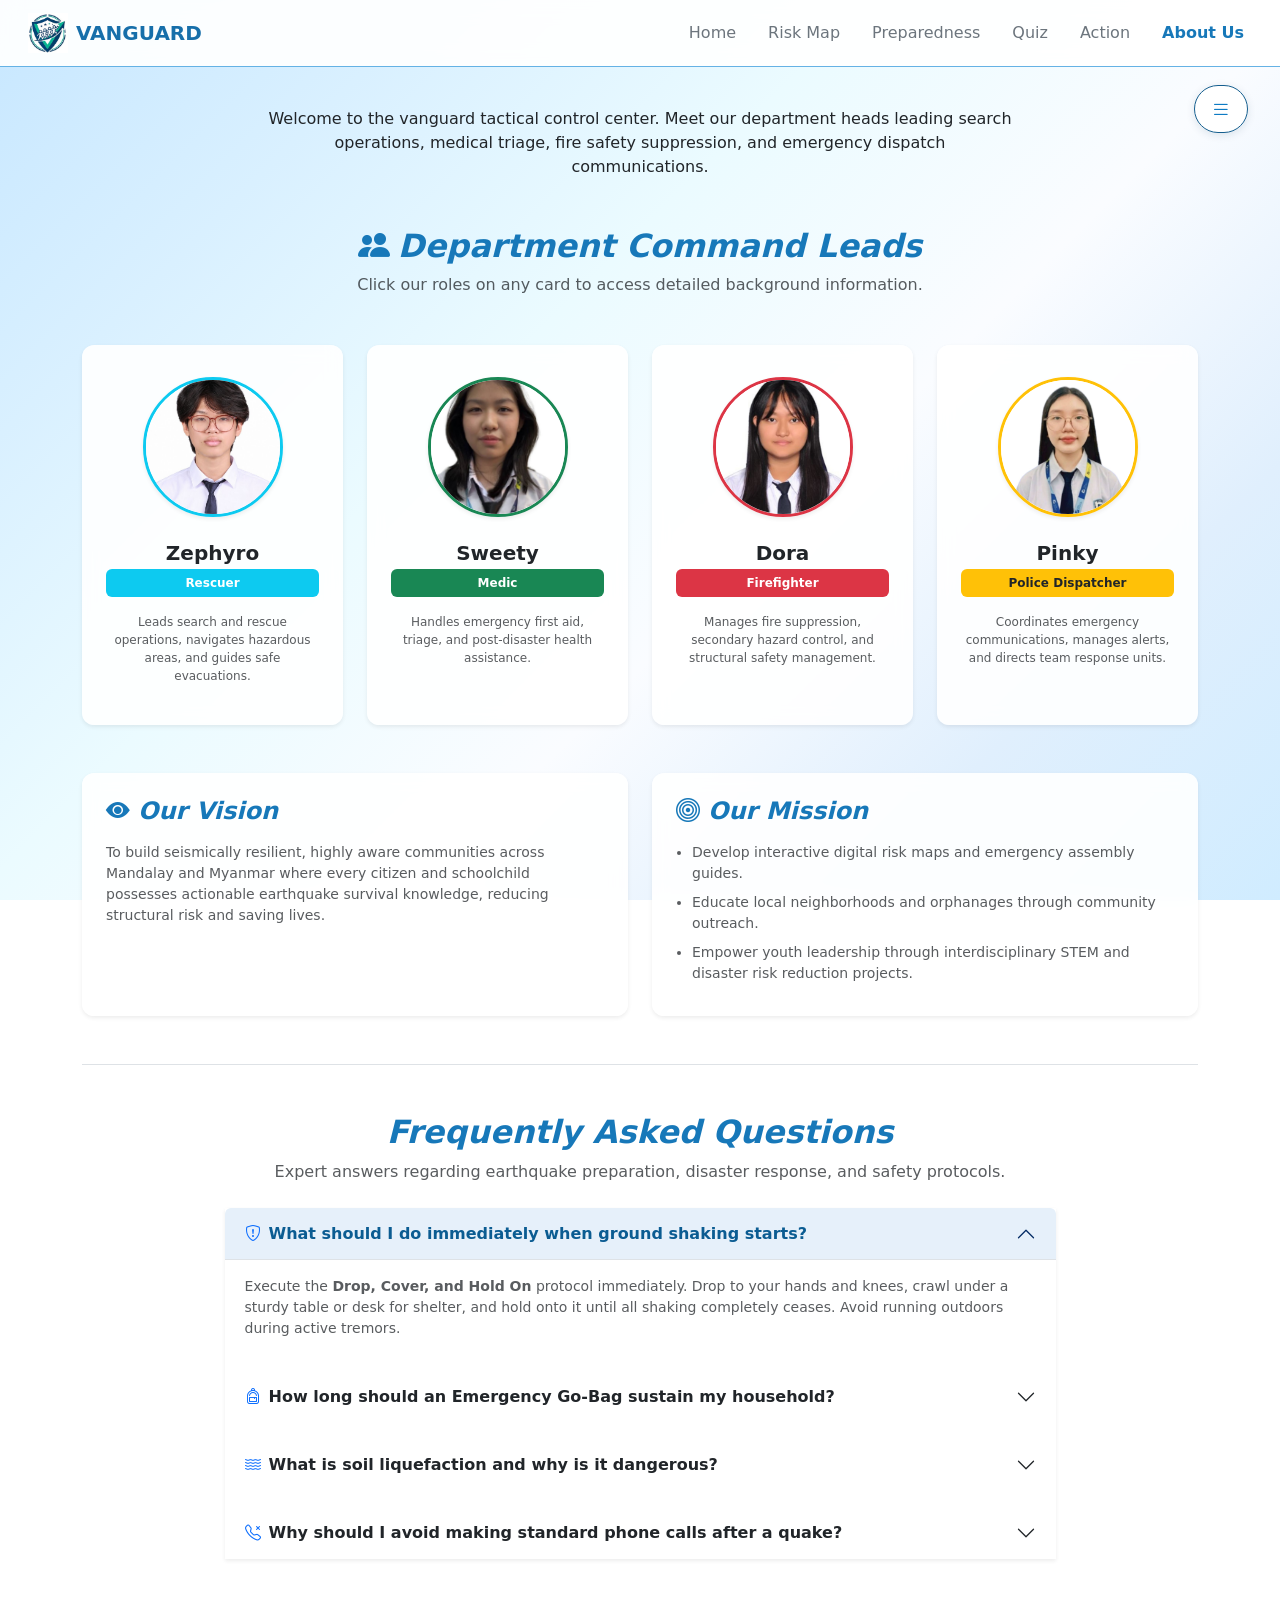
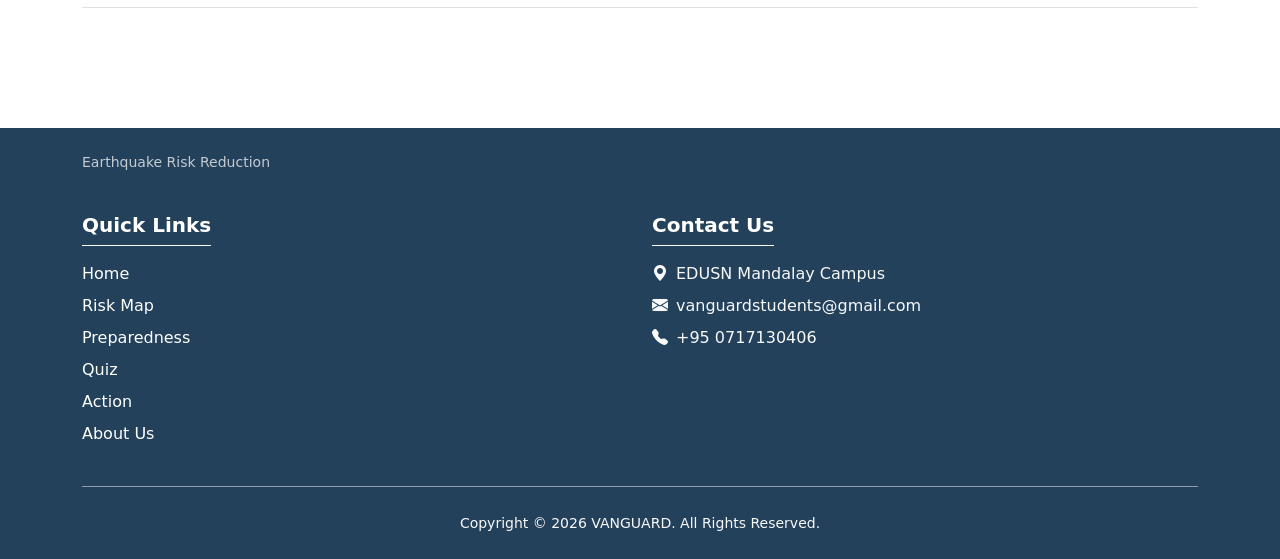
<file: 20Oct_ 20 %_Earthquake/EarthquakeRiskReduction/pages/aboutus.html>
<!DOCTYPE html>
<html lang="en">
<head>
  <meta charset="UTF-8">
  <meta name="viewport" content="width=device-width, initial-scale=1.0">
  <title>EARTHQUAKE RISK REDUCTION</title>
  <link rel="stylesheet" href="https://cdn.jsdelivr.net/npm/bootstrap@5.3.3/dist/css/bootstrap.min.css">
  <link rel="stylesheet" href="https://cdn.jsdelivr.net/npm/bootstrap-icons@1.11.3/font/bootstrap-icons.min.css">
  <link rel="stylesheet" href="https://unpkg.com/aos@2.3.1/dist/aos.css">
  <script src="https://cdn.jsdelivr.net/npm/bootstrap@5.3.3/dist/js/bootstrap.bundle.min.js"></script>
  <script src="https://unpkg.com/aos@2.3.1/dist/aos.js"></script>
  <link rel="stylesheet" href="style.css">
  <link rel="shortcut icon" href="media/logo.jpg">
</head>
<body class="background" data-bs-spy="scroll" data-bs-target="#aboutNavbar" data-bs-root-margin="0px 0px -40%" data-bs-smooth-scroll="true">

  <!-- NAVBAR -->
  <nav class="navbar navbar-expand-lg sticky-top px-2 px-sm-3" id="aboutNavbar" data-aos="fade-down">
    <div class="container-fluid">
      <a class="navbar-brand d-flex align-items-center gap-2" href="index.html">
        <img src="media/logo.jpg" alt="logo" width="40" height="40" class="img-fluid">
        <span>VANGUARD</span>
      </a>

      <button class="navbar-toggler border-0" type="button" data-bs-toggle="collapse" data-bs-target="#navMenu" aria-controls="navMenu" aria-expanded="false" aria-label="Toggle navigation">
        <span class="navbar-toggler-icon"></span>
      </button>

      <div class="collapse navbar-collapse" id="navMenu">
        <ul class="navbar-nav ms-auto flex-column flex-lg-row gap-2 gap-lg-3 fw-medium my-2 my-lg-0">
          <li class="nav-item"><a class="nav-link text-secondary" href="index.html">Home</a></li>
          <li class="nav-item"><a class="nav-link text-secondary" href="riskmap.html">Risk Map</a></li>
          <li class="nav-item"><a class="nav-link text-secondary" href="preparedness.html">Preparedness</a></li>
          <li class="nav-item"><a class="nav-link text-secondary" href="quiz.html">Quiz</a></li>
          <li class="nav-item"><a class="nav-link text-secondary" href="action.html">Action</a></li>
          <li class="nav-item"><a class="nav-link active text-dark-blue fw-bold" href="aboutus.html">About Us</a></li>
  
        </ul>
      </div>
    </div>
  </nav>

  <!-- MENU TOGGLE -->
  <div class="text-center position-relative px-3">
    
    <div class="hero-menu-toggle px-2 d-none d-lg-block">
      <button class="btn rounded-pill px-3 py-2 fw-semibold d-flex align-items-center gap-2" type="button" data-bs-toggle="offcanvas" data-bs-target="#offcanvasNavbar">
        <i class="bi bi-list fs-5"></i>
      </button>
    </div>

  </div>


  <!-- OFFCANVAS MENU -->
  <div class="offcanvas offcanvas-end shadow" tabindex="-1" id="offcanvasNavbar">
    <div class="offcanvas-header border-bottom">
      <h5 class="offcanvas-title fw-bold text-dark-blue d-flex align-items-center gap-2">
        <img src="media/logo.jpg" alt="logo" width="35" height="35">
        VANGUARD Menu
      </h5>
      <button type="button" class="btn-close" data-bs-dismiss="offcanvas" aria-label="Close"></button>
    </div>
    <div class="offcanvas-body">
      <ul class="navbar-nav justify-content-end flex-grow-1 pe-3">
        <li class="nav-item mb-2"><a class="nav-link" href="#hero-about"><i class="bi bi-stars me-2"></i>Magical Command Hub</a></li>
        <li class="nav-item mb-2"><a class="nav-link" href="#team-section"><i class="bi bi-shield-shaded me-2"></i>Department Command Heads</a></li>
        <li class="nav-item mb-2"><a class="nav-link" href="#faq"><i class="bi bi-question-circle me-2"></i>Frequently Asked Questions</a></li>
      </ul>
      <div class="mt-4 p-3 rounded border shadow-sm">
        <small class="text-muted d-block mb-1">Year 9 PBL Project</small>
        <strong class="text-dark">Earthquake Risk Reduction</strong>
      </div>
    </div>
  </div>

  <main class="container py-4 mt-2 mt-md-3">

    <!-- HERO SECTION -->
    <section class="text-center mb-5" id="hero-about" data-aos="fade-up">
      <p class="col-lg-8 mx-auto lead fs-6">
        Welcome to the vanguard tactical control center. Meet our department heads leading search operations, medical triage, fire safety suppression, and emergency dispatch communications.
      </p>
    </section>

    <!-- DEPARTMENT HEADS TEAM SECTION -->
    <section class="mb-5" id="team-section" data-aos="fade-up">
      <div class="text-center mb-5">
        <h2 class="fw-bold text-dark-blue fst-italic"><i class="bi bi-people-fill me-2"></i>Department Command Leads</h2>
        <p class="text-muted">Click our roles on any card to access detailed background information.</p>
      </div>

      <div class="row g-4">
        
        <!-- ZEPHYRO -->
        <div class="col-sm-6 col-lg-3" data-aos="zoom-in" data-aos-delay="100">
          <div class="card h-100 border-0 shadow-sm text-center p-3">
            <div class="position-relative mx-auto my-3 overflow-hidden rounded-circle border border-3 border-info shadow-sm" style="width: 140px; height: 140px;">
              <img src="media/Zephyro.jpg" class="w-100 h-100" style="object-fit: cover;" alt="Zephyro">
            </div>
            <div class="card-body p-2 d-flex flex-column">
              <h5 class="fw-bold text-dark mb-1">Zephyro</h5>
              <span class="badge bg-info text-white fw-bold mb-3 py-2" data-bs-toggle="modal" data-bs-target="#zephyroModal">Rescuer </span>
              <p class="text-muted extra-small flex-grow-1">Leads search and rescue operations, navigates hazardous areas, and guides safe evacuations.</p>
            </div>
          </div>
        </div>

        <!-- SWEETY -->
        <div class="col-sm-6 col-lg-3" data-aos="zoom-in" data-aos-delay="200">
          <div class="card h-100 border-0 shadow-sm text-center p-3">
            <div class="position-relative mx-auto my-3 overflow-hidden rounded-circle border border-3 border-success shadow-sm" style="width: 140px; height: 140px;">
              <img src="media/Sweety.jpg" class="w-100 h-100" style="object-fit: cover;" alt="Sweety">
            </div>
            <div class="card-body p-2 d-flex flex-column">
              <h5 class="fw-bold text-dark mb-1">Sweety</h5>
              <span class="badge bg-success text-white fw-bold mb-3 py-2" data-bs-target="#sweetyModal" data-bs-toggle="modal">Medic </span>
              <p class="text-muted extra-small flex-grow-1">Handles emergency first aid, triage, and post-disaster health assistance.</p>
            </div>
          </div>
        </div>

        <!-- DORA -->
        <div class="col-sm-6 col-lg-3" data-aos="zoom-in" data-aos-delay="300">
          <div class="card h-100 border-0 shadow-sm text-center p-3">
            <div class="position-relative mx-auto my-3 overflow-hidden rounded-circle border border-3 border-danger shadow-sm" style="width: 140px; height: 140px;">
              <img src="media/Dora.jpg" class="w-100 h-100" style="object-fit: cover;" alt="Dora">
            </div>
            <div class="card-body p-2 d-flex flex-column">
              <h5 class="fw-bold text-dark mb-1">Dora</h5>
              <span class="badge bg-danger text-white fw-bold mb-3 py-2" data-bs-toggle="modal" data-bs-target="#doraModal">Firefighter</span>
              <p class="text-muted extra-small flex-grow-1">Manages fire suppression, secondary hazard control, and structural safety management.</p>
            </div>
          </div>
        </div>

        <!-- PINKY -->
        <div class="col-sm-6 col-lg-3" data-aos="zoom-in" data-aos-delay="400">
          <div class="card h-100 border-0 shadow-sm text-center p-3">
            <div class="position-relative mx-auto my-3 overflow-hidden rounded-circle border border-3 border-warning shadow-sm" style="width: 140px; height: 140px;">
              <img src="media/Pinky.jpg" class="w-100 h-100" style="object-fit: cover;" alt="Pinky">
            </div>
            <div class="card-body p-2 d-flex flex-column">
              <h5 class="fw-bold text-dark mb-1">Pinky</h5>
              <span class="badge bg-warning text-dark fw-bold mb-3 py-2" data-bs-target="#pinkyModal" data-bs-toggle="modal">Police Dispatcher</span>
              <p class="text-muted extra-small flex-grow-1">Coordinates emergency communications, manages alerts, and directs team response units.</p>
            </div>
          </div>
        </div>

      </div>
    </section>

    <section class="mb-5" id="vision-mission" data-aos="fade-up">
      <div class="row g-4">
        <div class="col-md-6" data-aos="fade-right">
          <div class="card p-4 h-100 shadow-sm border-0">
            <h4 class="fw-bold text-dark-blue fst-italic mb-3"><i class="bi bi-eye-fill me-2"></i>Our Vision</h4>
            <p class="text-muted small mb-0">
              To build seismically resilient, highly aware communities across Mandalay and Myanmar where every citizen and schoolchild possesses actionable earthquake survival knowledge, reducing structural risk and saving lives.
            </p>
          </div>
        </div>
        <div class="col-md-6" data-aos="fade-left">
          <div class="card p-4 h-100 shadow-sm border-0">
            <h4 class="fw-bold text-dark-blue fst-italic mb-3"><i class="bi bi-bullseye me-2"></i>Our Mission</h4>
            <ul class="text-muted small ps-3 mb-0">
              <li class="mb-2">Develop interactive digital risk maps and emergency assembly guides.</li>
              <li class="mb-2">Educate local neighborhoods and orphanages through community outreach.</li>
              <li class="mb-2">Empower youth leadership through interdisciplinary STEM and disaster risk reduction projects.</li>
            </ul>
          </div>
        </div>
      </div>
    </section>

    <!-- FAQ SECTION -->
    <section class="py-5 border-top border-bottom mb-5" id="faq" data-aos="fade-up">
      <div class="text-center mb-4">
        <h2 class="fw-bold text-dark-blue fst-italic">Frequently Asked Questions</h2>
        <p class="text-muted">Expert answers regarding earthquake preparation, disaster response, and safety protocols.</p>
      </div>

      <div class="row justify-content-center">
        <div class="col-lg-9">
          <div class="accordion shadow-sm" id="faqAccordion">
            
            <div class="accordion-item border-0 mb-3 rounded overflow-hidden border">
              <h2 class="accordion-header">
                <button class="accordion-button fw-bold" type="button" data-bs-toggle="collapse" data-bs-target="#faqOne">
                  <i class="bi bi-shield-exclamation text-primary me-2"></i> What should I do immediately when ground shaking starts?
                </button>
              </h2>
              <div id="faqOne" class="accordion-collapse collapse show" data-bs-parent="#faqAccordion">
                <div class="accordion-body text-muted small">
                  Execute the <strong>Drop, Cover, and Hold On</strong> protocol immediately. Drop to your hands and knees, crawl under a sturdy table or desk for shelter, and hold onto it until all shaking completely ceases. Avoid running outdoors during active tremors.
                </div>
              </div>
            </div>

            <div class="accordion-item border-0 mb-3 rounded overflow-hidden border">
              <h2 class="accordion-header">
                <button class="accordion-button collapsed fw-bold" type="button" data-bs-toggle="collapse" data-bs-target="#faqTwo">
                  <i class="bi bi-backpack text-primary me-2"></i> How long should an Emergency Go-Bag sustain my household?
                </button>
              </h2>
              <div id="faqTwo" class="accordion-collapse collapse" data-bs-parent="#faqAccordion">
                <div class="accordion-body text-muted small">
                  Your go-bag should contain at least <strong>72 hours (3 days)</strong> of self-sufficiency supplies, including 1 gallon of drinking water per person daily, non-perishable food items, first-aid supplies, flashlights, and vital personal documents.
                </div>
              </div>
            </div>

            <div class="accordion-item border-0 mb-3 rounded overflow-hidden border">
              <h2 class="accordion-header">
                <button class="accordion-button collapsed fw-bold" type="button" data-bs-toggle="collapse" data-bs-target="#faqThree">
                  <i class="bi bi-water text-primary me-2"></i> What is soil liquefaction and why is it dangerous?
                </button>
              </h2>
              <div id="faqThree" class="accordion-collapse collapse" data-bs-parent="#faqAccordion">
                <div class="accordion-body text-muted small">
                  Soil liquefaction happens when saturated, loose soil temporarily loses its solid strength during heavy ground shaking and behaves like thick quicksand, causing heavy buildings and infrastructure to sink or tip over.
                </div>
              </div>
            </div>

            <div class="accordion-item border-0 rounded overflow-hidden border">
              <h2 class="accordion-header">
                <button class="accordion-button collapsed fw-bold" type="button" data-bs-toggle="collapse" data-bs-target="#faqFour">
                  <i class="bi bi-telephone-x text-primary me-2"></i> Why should I avoid making standard phone calls after a quake?
                </button>
              </h2>
              <div id="faqFour" class="accordion-collapse collapse" data-bs-parent="#faqAccordion">
                <div class="accordion-body text-muted small">
                  Cellular networks easily get jammed immediately after major earthquakes due to sudden call volume spikes. Use text messaging (SMS) or internet data apps instead to preserve bandwidth for emergency responders.
                </div>
              </div>
            </div>

          </div>
        </div>
      </div>
    </section>


  </main>



  <!-- TEAM MEMBER MODALS -->

  <!-- ZEPHYRO MODAL -->
  <div class="modal fade" id="zephyroModal" tabindex="-1" aria-hidden="true">
    <div class="modal-dialog modal-dialog-centered">
      <div class="modal-content border-0 rounded-4 shadow-lg">
        <div class="modal-header border-bottom">
          <h5 class="modal-title fw-bold text-info"><i class="bi bi-shield-fill-check me-2"></i>Zephyro — Head of Search & Rescue</h5>
          <button type="button" class="btn-close" data-bs-dismiss="modal" aria-label="Close"></button>
        </div>
        <div class="modal-body">
          <div class="text-center mb-3">
            <img src="media/Zephyro.jpg" class="rounded-circle border border-3 border-info" width="110" height="110" style="object-fit: cover;" alt="Zephyro">
            <h5 class="fw-bold mt-2 mb-0">Zephyro</h5>
            <span class="badge bg-info px-3 py-1 mt-1">Rescuer & Tactical Operations Lead</span>
          </div>
          <h6 class="fw-bold text-dark mt-3">Department Responsibilities:</h6>
          <ul class="text-muted small ps-3">
            <li class="mb-1">Leads tactical search and rescue operations across damaged structures.</li>
            <li class="mb-1">Navigates hazardous debris fields and unstable seismic zones.</li>
            <li class="mb-1">Guides civilian evacuation routes toward safe stadium assembly points.</li>
          </ul>
        </div>
        <div class="modal-footer border-0">
          <button type="button" class="btn btn-secondary btn-sm rounded-pill px-4" data-bs-dismiss="modal">Close</button>
        </div>
      </div>
    </div>
  </div>

  <!-- SWEETY MODAL -->
  <div class="modal fade" id="sweetyModal" tabindex="-1" aria-hidden="true">
    <div class="modal-dialog modal-dialog-centered">
      <div class="modal-content border-0 rounded-4 shadow-lg">
        <div class="modal-header border-bottom">
          <h5 class="modal-title fw-bold text-success"><i class="bi bi-heart-pulse-fill me-2"></i>Sweety — Head of Medical Dept</h5>
          <button type="button" class="btn-close" data-bs-dismiss="modal" aria-label="Close"></button>
        </div>
        <div class="modal-body">
          <div class="text-center mb-3">
            <img src="media/Sweety.jpg" class="rounded-circle border border-3 border-success" width="110" height="110" style="object-fit: cover;" alt="Sweety">
            <h5 class="fw-bold mt-2 mb-0">Sweety</h5>
            <span class="badge bg-success px-3 py-1 mt-1">Medic & Triage Specialist</span>
          </div>
          <h6 class="fw-bold text-dark mt-3">Department Responsibilities:</h6>
          <ul class="text-muted small ps-3">
            <li class="mb-1">Manages emergency first aid stations and patient triage protocols.</li>
            <li class="mb-1">Provides critical post-disaster health assistance and injury stabilization.</li>
            <li class="mb-1">Coordinates medical supply distribution at regional stadium camps.</li>
          </ul>
        </div>
        <div class="modal-footer border-0">
          <button type="button" class="btn btn-secondary btn-sm rounded-pill px-4" data-bs-dismiss="modal">Close</button>
        </div>
      </div>
    </div>
  </div>

  <!-- DORA MODAL -->
  <div class="modal fade" id="doraModal" tabindex="-1" aria-hidden="true">
    <div class="modal-dialog modal-dialog-centered">
      <div class="modal-content border-0 rounded-4 shadow-lg">
        <div class="modal-header border-bottom">
          <h5 class="modal-title fw-bold text-danger"><i class="bi bi-fire me-2"></i>Dora — Head of Fire Safety</h5>
          <button type="button" class="btn-close" data-bs-dismiss="modal" aria-label="Close"></button>
        </div>
        <div class="modal-body">
          <div class="text-center mb-3">
            <img src="media/Dora.jpg" class="rounded-circle border border-3 border-danger" width="110" height="110" style="object-fit: cover;" alt="Dora">
            <h5 class="fw-bold mt-2 mb-0">Dora</h5>
            <span class="badge bg-danger px-3 py-1 mt-1">Firefighter & Structural Hazard Lead</span>
          </div>
          <h6 class="fw-bold text-dark mt-3">Department Responsibilities:</h6>
          <ul class="text-muted small ps-3">
            <li class="mb-1">Manages emergency fire suppression caused by ruptured gas lines.</li>
            <li class="mb-1">Controls secondary seismic hazards like electrical shorts and chemical spills.</li>
            <li class="mb-1">Conducts structural safety assessments on damaged urban buildings.</li>
          </ul>
        </div>
        <div class="modal-footer border-0">
          <button type="button" class="btn btn-secondary btn-sm rounded-pill px-4" data-bs-dismiss="modal">Close</button>
        </div>
      </div>
    </div>
  </div>

  <!-- PINKY MODAL -->
  <div class="modal fade" id="pinkyModal" tabindex="-1" aria-hidden="true">
    <div class="modal-dialog modal-dialog-centered">
      <div class="modal-content border-0 rounded-4 shadow-lg">
        <div class="modal-header border-bottom">
          <h5 class="modal-title fw-bold text-warning text-dark"><i class="bi bi-broadcast me-2"></i>Pinky — Head of Comms</h5>
          <button type="button" class="btn-close" data-bs-dismiss="modal" aria-label="Close"></button>
        </div>
        <div class="modal-body">
          <div class="text-center mb-3">
            <img src="media/Pinky.jpg" class="rounded-circle border border-3 border-warning" width="110" height="110" style="object-fit: cover;" alt="Pinky">
            <h5 class="fw-bold mt-2 mb-0">Pinky</h5>
            <span class="badge bg-warning text-dark px-3 py-1 mt-1">Police Dispatcher & Communications Lead</span>
          </div>
          <h6 class="fw-bold text-dark mt-3">Department Responsibilities:</h6>
          <ul class="text-muted small ps-3">
            <li class="mb-1">Coordinates emergency communications and public safety broadcasts.</li>
            <li class="mb-1">Manages live hazard alerts and emergency warning feeds.</li>
            <li class="mb-1">Directs tactical response units and field dispatch communications.</li>
          </ul>
        </div>
        <div class="modal-footer border-0">
          <button type="button" class="btn btn-secondary btn-sm rounded-pill px-4" data-bs-dismiss="modal">Close</button>
        </div>
      </div>
    </div>
  </div>

  <!-- FOOTER -->
  <footer class="py-4 text-white mt-5" data-aos="fade">
    <div class="container">
      <div class="row mb-4 text-center text-md-start">
        <div class="col-12">
          <p class="text-light opacity-75 small">Earthquake Risk Reduction</p>
        </div>
      </div>

      <div class="row text-center text-md-start">
        <div class="col-md-6 mb-4 mb-md-0">
          <h5 class="fw-bold mb-3 border-bottom border-light pb-2 d-inline-block">Quick Links</h5>
          <ul class="list-unstyled">
            <li class="mb-2"><a href="index.html" class="text-white text-decoration-none hover-link">Home</a></li>
            <li class="mb-2"><a href="riskmap.html" class="text-white text-decoration-none hover-link">Risk Map</a></li>
            <li class="mb-2"><a href="preparedness.html" class="text-white text-decoration-none hover-link">Preparedness</a></li>
            <li class="mb-2"><a href="quiz.html" class="text-white text-decoration-none hover-link">Quiz</a></li>
            <li class="mb-2"><a href="action.html" class="text-white text-decoration-none hover-link">Action</a></li>
            <li class="mb-2"><a href="aboutus.html" class="text-white text-decoration-none hover-link">About Us</a></li>
          </ul>
        </div>

        <div class="col-md-6">
          <h5 class="fw-bold mb-3 border-bottom border-light pb-2 d-inline-block">Contact Us</h5>
          <ul class="list-unstyled text-light">
            <li class="mb-2"><i class="bi bi-geo-alt-fill me-2"></i>EDUSN Mandalay Campus</li>
            <li class="mb-2"><i class="bi bi-envelope-fill me-2"></i>vanguardstudents@gmail.com</li>
            <li class="mb-2"><i class="bi bi-telephone-fill me-2"></i>+95 0717130406</li>
          </ul>
        </div>
      </div>

      <hr class="my-4 border-light opacity-50">

      <div class="row">
        <div class="col-12 text-center">
          <small class="text-light">Copyright &copy; 2026 VANGUARD. All Rights Reserved.</small>
        </div>
      </div>
    </div>
  </footer>

  <script>
    // Initialize AOS
    AOS.init({
      duration: 800,
      once: true,
      offset: 100
    });
  </script>
</body>
</html>
</file>
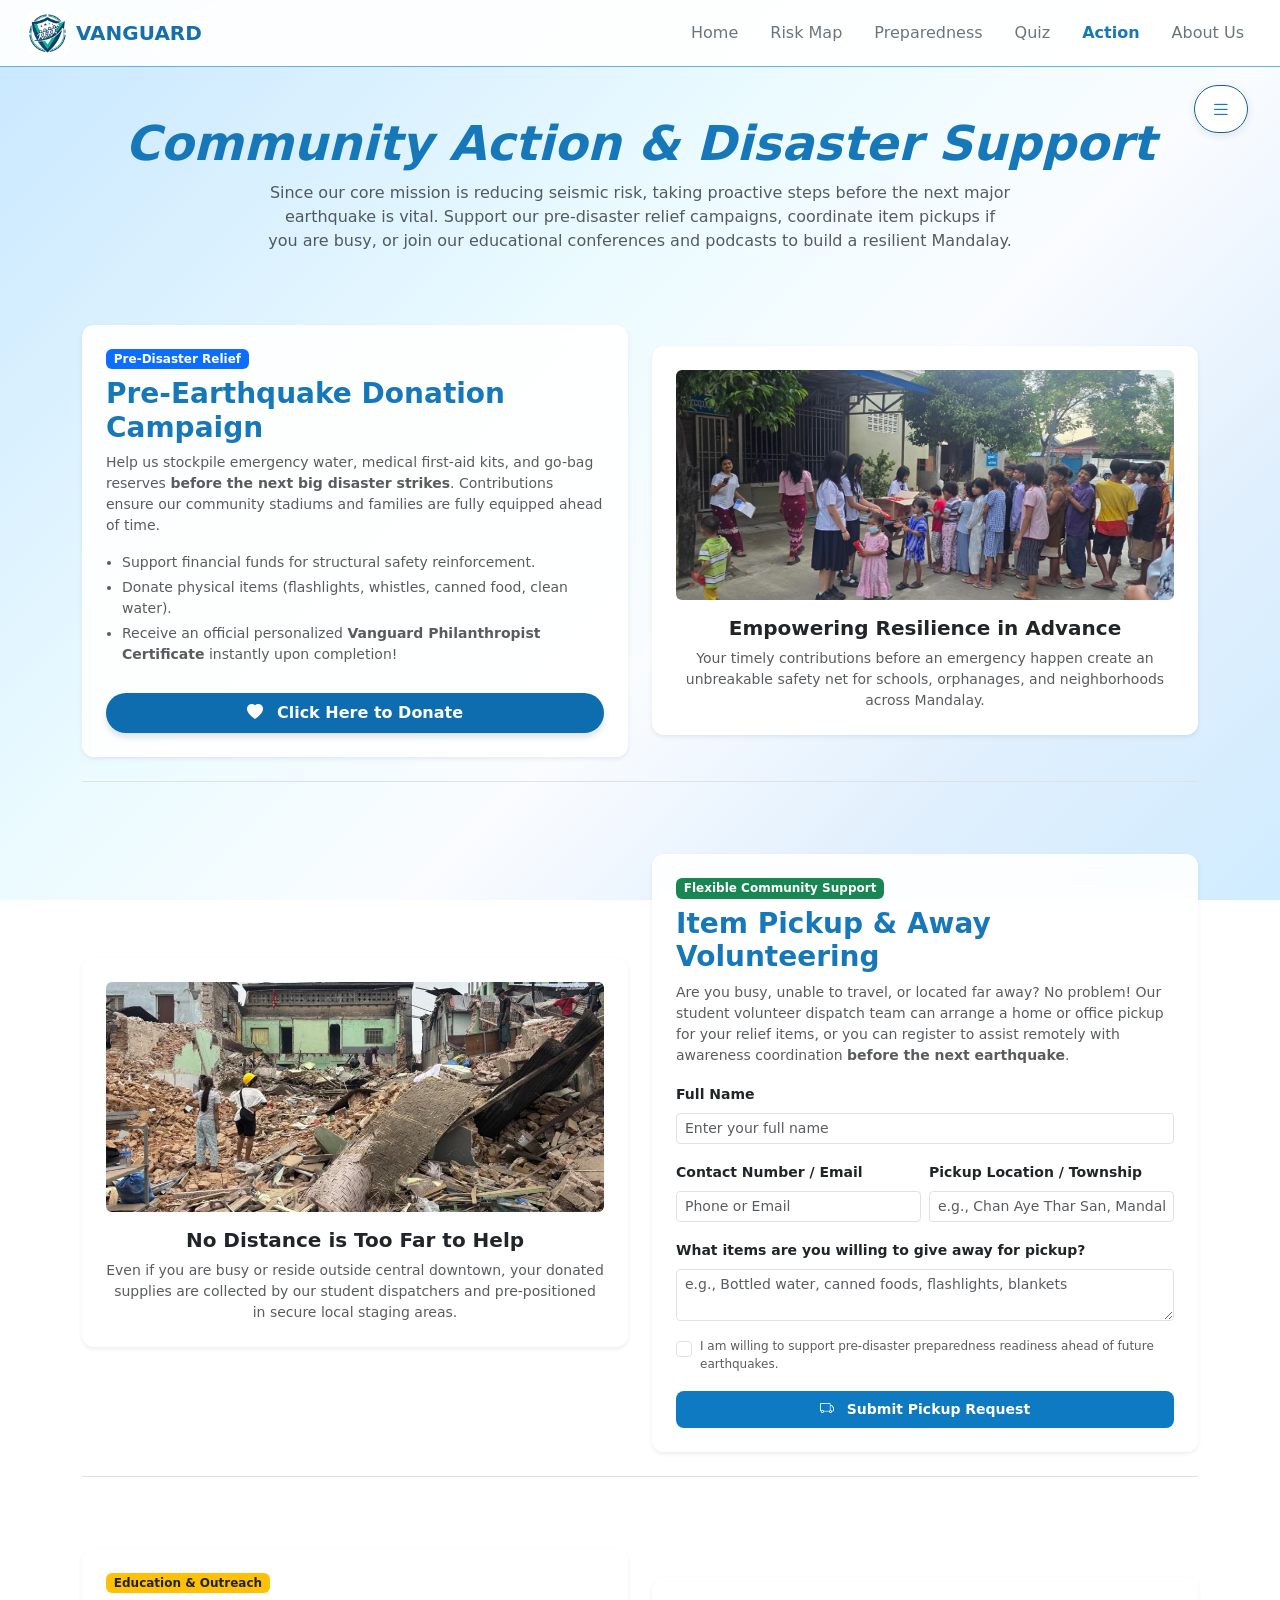
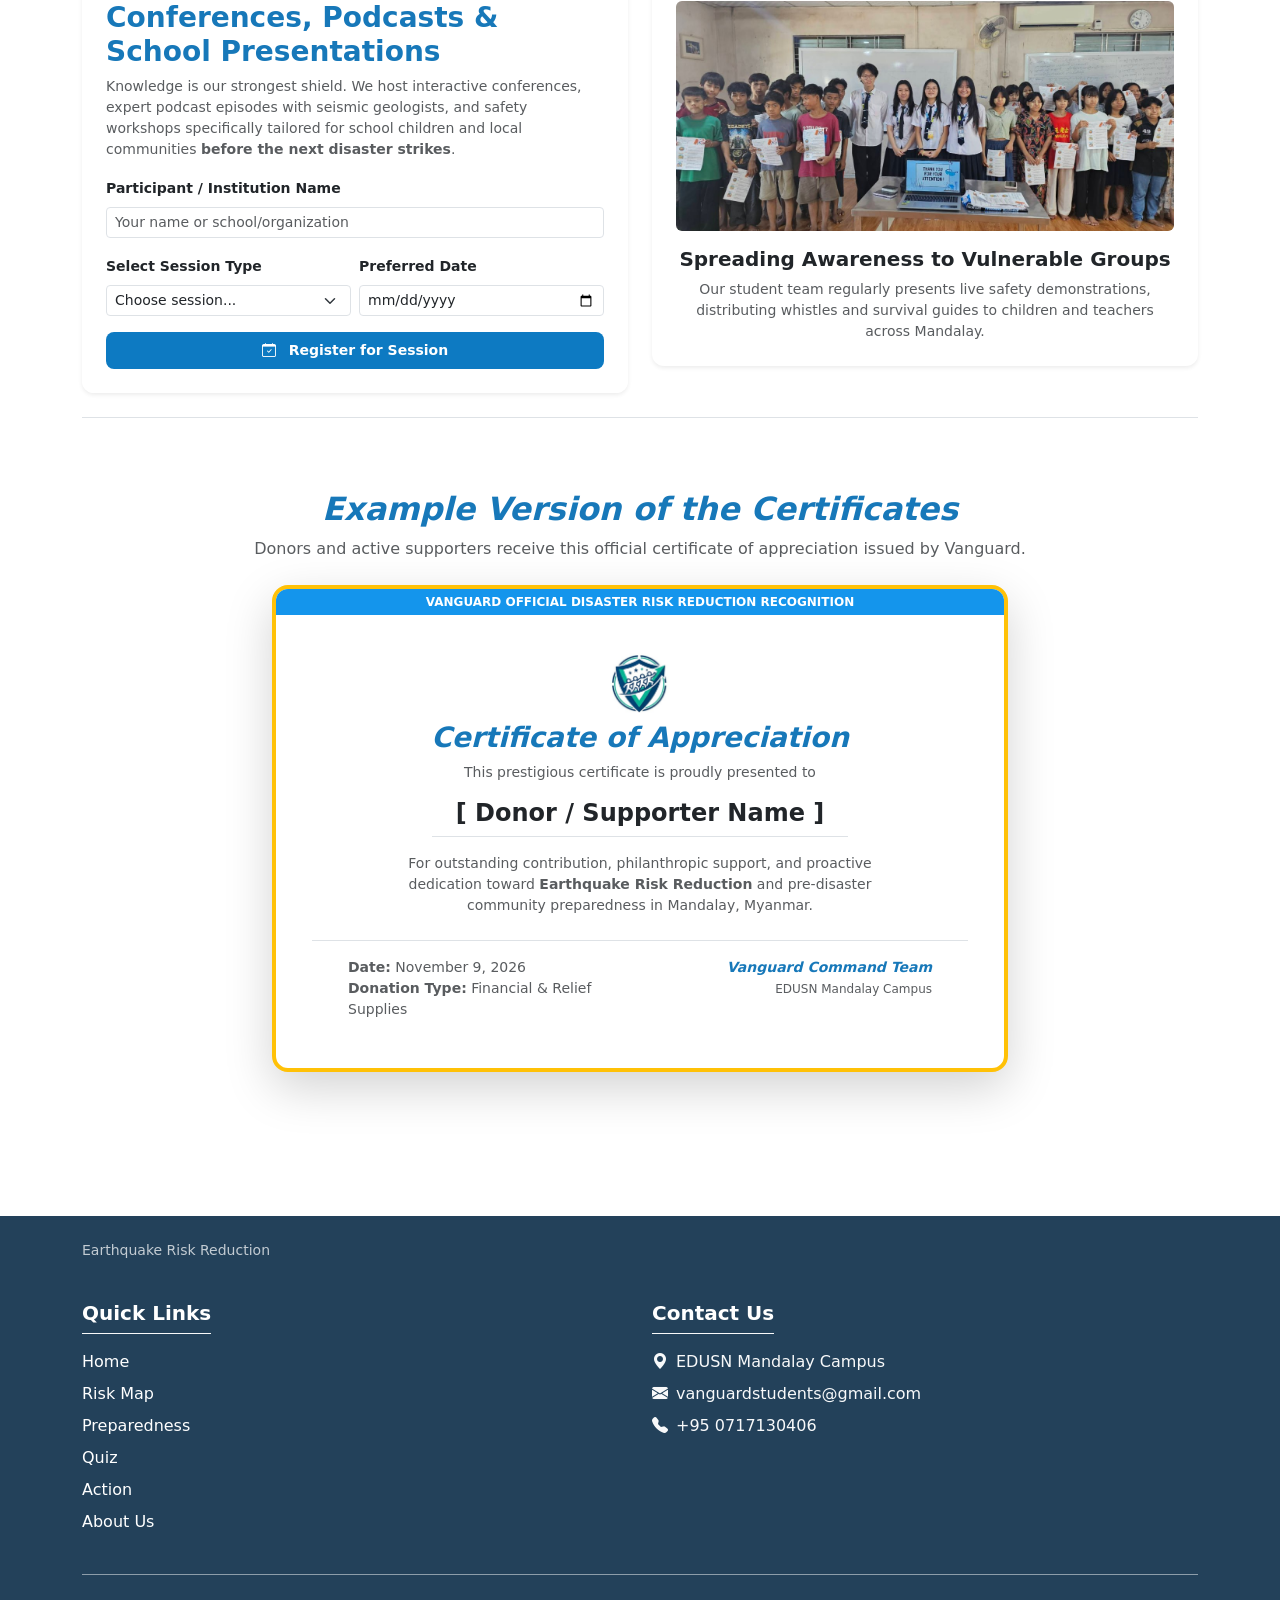
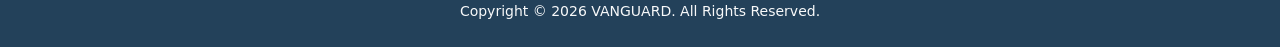
<file: 20Oct_ 20 %_Earthquake/EarthquakeRiskReduction/pages/action.html>
<!DOCTYPE html>
<html lang="en">
<head>
  <meta charset="UTF-8">
  <meta name="viewport" content="width=device-width, initial-scale=1.0">
  <title>VANGUARD - Community Action & Support</title>
  <link rel="stylesheet" href="https://cdn.jsdelivr.net/npm/bootstrap@5.3.3/dist/css/bootstrap.min.css">
  <link rel="stylesheet" href="https://cdn.jsdelivr.net/npm/bootstrap-icons@1.11.3/font/bootstrap-icons.min.css">
  <link rel="stylesheet" href="https://unpkg.com/aos@2.3.1/dist/aos.css">
  <script src="https://cdn.jsdelivr.net/npm/bootstrap@5.3.3/dist/js/bootstrap.bundle.min.js"></script>
  <script src="https://unpkg.com/aos@2.3.1/dist/aos.js"></script>
  <link rel="stylesheet" href="style.css">
  <link rel="shortcut icon" href="media/logo.jpg">
</head>
<body class="background" data-bs-spy="scroll" data-bs-target="#actionNavbar" data-bs-root-margin="0px 0px -40%" data-bs-smooth-scroll="true">

  <!-- NAVBAR -->
  <nav class="navbar navbar-expand-lg sticky-top px-2 px-sm-3" id="actionNavbar" data-aos="fade-down">
    <div class="container-fluid">
      <a class="navbar-brand d-flex align-items-center gap-2" href="index.html">
        <img src="media/logo.jpg" alt="logo" width="40" height="40" class="img-fluid">
        <span>VANGUARD</span>
      </a>

      <button class="navbar-toggler border-0" type="button" data-bs-toggle="collapse" data-bs-target="#navMenu" aria-controls="navMenu" aria-expanded="false" aria-label="Toggle navigation">
        <span class="navbar-toggler-icon"></span>
      </button>

      <div class="collapse navbar-collapse" id="navMenu">
        <ul class="navbar-nav ms-auto flex-column flex-lg-row gap-2 gap-lg-3 fw-medium my-2 my-lg-0">
          <li class="nav-item"><a class="nav-link text-secondary" href="index.html">Home</a></li>
          <li class="nav-item"><a class="nav-link text-secondary" href="riskmap.html">Risk Map</a></li>
          <li class="nav-item"><a class="nav-link text-secondary" href="preparedness.html">Preparedness</a></li>
          <li class="nav-item"><a class="nav-link text-secondary" href="quiz.html">Quiz</a></li>
          <li class="nav-item"><a class="nav-link active text-dark-blue fw-bold" href="action.html">Action</a></li>
          <li class="nav-item"><a class="nav-link text-secondary" href="aboutus.html">About Us</a></li>
        </ul>
      </div>
    </div>
  </nav>

  <!-- MENU TOGGLE -->
  <div class="text-center position-relative px-3">
    <div class="hero-menu-toggle px-2 d-none d-lg-block">
      <button class="btn rounded-pill px-3 py-2 fw-semibold d-flex align-items-center gap-2" type="button" data-bs-toggle="offcanvas" data-bs-target="#offcanvasNavbar">
        <i class="bi bi-list fs-5"></i>
      </button>
    </div>
  </div>

  <!-- OFFCANVAS MENU -->
  <div class="offcanvas offcanvas-end shadow" tabindex="-1" id="offcanvasNavbar">
    <div class="offcanvas-header border-bottom">
      <h5 class="offcanvas-title fw-bold text-dark-blue d-flex align-items-center gap-2">
        <img src="media/logo.jpg" alt="logo" width="35" height="35">
        VANGUARD Menu
      </h5>
      <button type="button" class="btn-close" data-bs-dismiss="offcanvas" aria-label="Close"></button>
    </div>
    <div class="offcanvas-body">
      <ul class="navbar-nav justify-content-end flex-grow-1 pe-3">
        <li class="nav-item mb-2"><a class="nav-link" href="#hero-action"><i class="bi bi-stars me-2"></i>Action & Support Hub</a></li>
        <li class="nav-item mb-2"><a class="nav-link" href="#donation-section"><i class="bi bi-heart-fill me-2"></i>Donation & Relief Support</a></li>
        <li class="nav-item mb-2"><a class="nav-link" href="#volunteer-section"><i class="bi bi-people-fill me-2"></i>Pickup & Item Volunteering</a></li>
        <li class="nav-item mb-2"><a class="nav-link" href="#conference-section"><i class="bi bi-mic-fill me-2"></i>Conference & Knowledge Sharing</a></li>
        <li class="nav-item mb-2"><a class="nav-link" href="#certificate-preview"><i class="bi bi-award-fill me-2"></i>Example Certificate Version</a></li>
      </ul>
      <div class="mt-4 p-3 rounded border shadow-sm">
        <small class="text-muted d-block mb-1">Year 9 PBL Project</small>
        <strong class="text-dark">Earthquake Risk Reduction</strong>
      </div>
    </div>
  </div>

  <main class="container py-4 mt-2 mt-md-4">

    <!-- HERO SECTION -->
    <section class="text-center mb-5" id="hero-action" data-aos="fade-up">
      <h2 class="display-5 fw-bold text-dark-blue fst-italic">Community Action & Disaster Support</h2>
      <p class="col-lg-8 mx-auto lead fs-6 text-muted mt-2">
        Since our core mission is reducing seismic risk, taking proactive steps <strong>before the next major earthquake</strong> is vital. Support our pre-disaster relief campaigns, coordinate item pickups if you are busy, or join our educational conferences and podcasts to build a resilient Mandalay.
      </p>
    </section>

    <!-- SECTION 1: DONATION SIGN-IN & POPUP FORM -->
    <section class="mb-5 py-4 border-bottom" id="donation-section" data-aos="fade-up">
      <div class="row align-items-center g-4">
        <div class="col-lg-6" data-aos="fade-right">
          <div class="card p-4 shadow-sm border-0 h-100">
            <span class="badge bg-primary w-auto mb-2 align-self-start">Pre-Disaster Relief</span>
            <h3 class="fw-bold text-dark-blue">Pre-Earthquake Donation Campaign</h3>
            <p class="text-muted small mb-3">
              Help us stockpile emergency water, medical first-aid kits, and go-bag reserves <strong>before the next big disaster strikes</strong>. Contributions ensure our community stadiums and families are fully equipped ahead of time.
            </p>
            <ul class="text-muted small ps-3 mb-4">
              <li class="mb-1">Support financial funds for structural safety reinforcement.</li>
              <li class="mb-1">Donate physical items (flashlights, whistles, canned food, clean water).</li>
              <li class="mb-1">Receive an official personalized <strong>Vanguard Philanthropist Certificate</strong> instantly upon completion!</li>
            </ul>
            <button class="btn seemore px-4 py-2 rounded-pill fw-bold w-100 justify-content-center" data-bs-toggle="modal" data-bs-target="#donationModal">
              <i class="bi bi-heart-fill me-2"></i> Click Here to Donate
            </button>
          </div>
        </div>
        <div class="col-lg-6 text-center" data-aos="fade-left">
          <div class="card p-4 shadow-sm border-0 bg-white">
            <img src="media/donate.jpg" class="img-fluid rounded mb-3" style="max-height: 230px; object-fit: cover;" alt="Donation Support">
            <h5 class="fw-bold text-dark">Empowering Resilience in Advance</h5>
            <p class="text-muted small mb-0">Your timely contributions before an emergency happen create an unbreakable safety net for schools, orphanages, and neighborhoods across Mandalay.</p>
          </div>
        </div>
      </div>
    </section>

    <!-- SECTION 2: VOLUNTEERING (ITEM PICKUP FOR BUSY DONORS) -->
    <section class="mb-5 py-4 border-bottom" id="volunteer-section" data-aos="fade-up">
      <div class="row align-items-center g-4 flex-row-reverse">
        <div class="col-lg-6" data-aos="fade-left">
          <div class="card p-4 shadow-sm border-0 h-100">
            <span class="badge bg-success w-auto mb-2 align-self-start">Flexible Community Support</span>
            <h3 class="fw-bold text-dark-blue">Item Pickup & Away Volunteering</h3>
            <p class="text-muted small mb-3">
              Are you busy, unable to travel, or located far away? No problem! Our student volunteer dispatch team can arrange a home or office pickup for your relief items, or you can register to assist remotely with awareness coordination <strong>before the next earthquake</strong>.
            </p>
            
            <form id="volunteerForm" onsubmit="handleVolunteerSubmit(event)">
              <div class="mb-3">
                <label class="form-label small fw-bold">Full Name</label>
                <input type="text" class="form-control form-control-sm" id="volName" placeholder="Enter your full name" required>
              </div>
              <div class="row g-2 mb-3">
                <div class="col-md-6">
                  <label class="form-label small fw-bold">Contact Number / Email</label>
                  <input type="text" class="form-control form-control-sm" id="volContact" placeholder="Phone or Email" required>
                </div>
                <div class="col-md-6">
                  <label class="form-label small fw-bold">Pickup Location / Township</label>
                  <input type="text" class="form-control form-control-sm" id="volLocation" placeholder="e.g., Chan Aye Thar San, Mandalay" required>
                </div>
              </div>
              <div class="mb-3">
                <label class="form-label small fw-bold">What items are you willing to give away for pickup?</label>
                <textarea class="form-control form-control-sm" id="volItems" rows="2" placeholder="e.g., Bottled water, canned foods, flashlights, blankets" required></textarea>
              </div>
              <div class="form-check mb-3">
                <input class="form-check-input" type="checkbox" id="volAgree" required>
                <label class="form-check-label text-muted extra-small" for="volAgree">
                  I am willing to support pre-disaster preparedness readiness ahead of future earthquakes.
                </label>
              </div>
              <button type="submit" class="btn btn-blue btn-sm w-100 fw-bold py-2">
                <p class="mb-0"><i class="bi bi-truck me-2"></i> Submit Pickup Request</p>
              </button>
            </form>
            <div id="volSuccessAlert" class="alert alert-success mt-3 small d-none" role="alert">
              <i class="bi bi-check-circle-fill me-2"></i> Thank you! Our Vanguard dispatch team will contact you soon to arrange item pickup.
            </div>
          </div>
        </div>
        <div class="col-lg-6 text-center" data-aos="fade-right">
          <div class="card p-4 shadow-sm border-0 bg-white">
            <img src="media/eq2.jpg" class="img-fluid rounded mb-3" style="max-height: 230px; object-fit: cover;" alt="Volunteering">
            <h5 class="fw-bold text-dark">No Distance is Too Far to Help</h5>
            <p class="text-muted small mb-0">Even if you are busy or reside outside central downtown, your donated supplies are collected by our student dispatchers and pre-positioned in secure local staging areas.</p>
          </div>
        </div>
      </div>
    </section>

    <!-- SECTION 3: CONFERENCE, PODCAST & PRESENTATIONS -->
    <section class="mb-5 py-4 border-bottom" id="conference-section" data-aos="fade-up">
      <div class="row align-items-center g-4">
        <div class="col-lg-6" data-aos="fade-right">
          <div class="card p-4 shadow-sm border-0 h-100">
            <span class="badge bg-warning text-dark w-auto mb-2 align-self-start">Education & Outreach</span>
            <h3 class="fw-bold text-dark-blue">Conferences, Podcasts & School Presentations</h3>
            <p class="text-muted small mb-3">
              Knowledge is our strongest shield. We host interactive conferences, expert podcast episodes with seismic geologists, and safety workshops specifically tailored for school children and local communities <strong>before the next disaster strikes</strong>.
            </p>
            
            <form id="confForm" onsubmit="handleConfSubmit(event)">
              <div class="mb-3">
                <label class="form-label small fw-bold">Participant / Institution Name</label>
                <input type="text" class="form-control form-control-sm" id="confName" placeholder="Your name or school/organization" required>
              </div>
              <div class="row g-2 mb-3">
                <div class="col-md-6">
                  <label class="form-label small fw-bold">Select Session Type</label>
                  <select class="form-select form-select-sm" id="confType" required>
                    <option value="" selected disabled>Choose session...</option>
                    <option value="Live Conference">Live Seismic Safety Conference</option>
                    <option value="Podcast Episode">Vanguard Risk Reduction Podcast</option>
                    <option value="Orphanage / School Workshop">Orphanage & School Safety Workshop</option>
                  </select>
                </div>
                <div class="col-md-6">
                  <label class="form-label small fw-bold">Preferred Date</label>
                  <input type="date" class="form-control form-control-sm" id="confDate" required>
                </div>
              </div>
              <button type="submit" class="btn btn-blue btn-sm w-100 fw-bold py-2">
                <p class="mb-0"><i class="bi bi-calendar-check me-2"></i> Register for Session</p>
              </button>
            </form>
            <div id="confSuccessAlert" class="alert alert-success mt-3 small d-none" role="alert">
              <i class="bi bi-check-circle-fill me-2"></i> Registration successful! We will email you the conference link or schedule details.
            </div>
          </div>
        </div>
        <div class="col-lg-6 text-center" data-aos="fade-left">
          <div class="card p-4 shadow-sm border-0 bg-white">
            <img src="media/ppt.jpg" class="img-fluid rounded mb-3" style="max-height: 230px; object-fit: cover;" alt="Conference Podcast">
            <h5 class="fw-bold text-dark">Spreading Awareness to Vulnerable Groups</h5>
            <p class="text-muted small mb-0">Our student team regularly presents live safety demonstrations, distributing whistles and survival guides to children and teachers across Mandalay.</p>
          </div>
        </div>
      </div>
    </section>

    <!-- SECTION 4: EXAMPLE VERSION OF THE CERTIFICATES (ORIGINAL CLEAN VERSION) -->
    <section class="mb-5 py-4" id="certificate-preview" data-aos="zoom-in">
      <div class="text-center mb-4">
        <h2 class="fw-bold text-dark-blue fst-italic">Example Version of the Certificates</h2>
        <p class="text-muted">Donors and active supporters receive this official certificate of appreciation issued by Vanguard.</p>
      </div>

      <div class="row justify-content-center">
        <div class="col-lg-8">
          <div class="card p-5 shadow-lg border-4 border-warning rounded-4 text-center bg-white position-relative overflow-hidden">
            <div class="position-absolute top-0 start-0 w-100 bg-dark-blue py-1 text-white extra-small fw-bold">
              VANGUARD OFFICIAL DISASTER RISK REDUCTION RECOGNITION
            </div>
            <div class="mt-3">
              <img src="media/logo.jpg" alt="logo" width="60" height="60" class="img-fluid mb-2">
              <h3 class="fw-bold text-dark-blue fst-italic">Certificate of Appreciation</h3>
              <p class="text-muted small mb-3">This prestigious certificate is proudly presented to</p>
              <h4 class="fw-bold text-dark border-bottom pb-2 d-inline-block px-4 mb-3">[ Donor / Supporter Name ]</h4>
              <p class="text-muted small col-lg-10 mx-auto mb-4">
                For outstanding contribution, philanthropic support, and proactive dedication toward <strong>Earthquake Risk Reduction</strong> and pre-disaster community preparedness in Mandalay, Myanmar.
              </p>
              <div class="row text-start small text-muted px-4 mt-4 border-top pt-3">
                <div class="col-6">
                  <strong>Date:</strong> November 9, 2026<br>
                  <strong>Donation Type:</strong> Financial & Relief Supplies
                </div>
                <div class="col-6 text-end">
                  <span class="d-block fst-italic fw-bold text-dark-blue">Vanguard Command Team</span>
                  <small class="extra-small text-muted">EDUSN Mandalay Campus</small>
                </div>
              </div>
            </div>
          </div>
        </div>
      </div>
    </section>

  </main>

  <!-- DONATION POPUP MODAL -->
  <div class="modal fade" id="donationModal" tabindex="-1" aria-hidden="true">
    <div class="modal-dialog modal-dialog-centered modal-lg">
      <div class="modal-content border-0 rounded-4 shadow-lg">
        <div class="modal-header bg-primary text-white">
          <h5 class="modal-title fw-bold"><i class="bi bi-heart-fill me-2"></i> Vanguard Pre-Disaster Donation Form</h5>
          <button type="button" class="btn-close btn-close-white" data-bs-dismiss="modal" aria-label="Close"></button>
        </div>
        <div class="modal-body p-4">
          <form id="donationForm" onsubmit="handleDonationSubmit(event)">
            <div class="row g-3 mb-3">
              <div class="col-md-6">
                <label class="form-label small fw-bold">Full Name</label>
                <input type="text" class="form-control" id="donorName" placeholder="Enter your full name" required>
              </div>
              <div class="col-md-6">
                <label class="form-label small fw-bold">Place / City / Township</label>
                <input type="text" class="form-control" id="donorPlace" placeholder="e.g., Mandalay, Myanmar" required>
              </div>
            </div>

            <div class="row g-3 mb-3">
              <div class="col-md-6">
                <label class="form-label small fw-bold">How will you donate?</label>
                <select class="form-select" id="donationMethod" required>
                  <option value="" selected disabled>Select donation type...</option>
                  <option value="Money / Financial Fund">Money / Financial Fund (Stadial Relief & Retrofit)</option>
                  <option value="Things / Relief Supplies">Things / Relief Supplies (Water, Go-Bags, First-Aid)</option>
                  <option value="Both Money & Things">Both Money & Physical Supplies</option>
                </select>
              </div>
              <div class="col-md-6">
                <label class="form-label small fw-bold">Contribution Details / Amount</label>
                <input type="text" class="form-control" id="donorDetails" placeholder="e.g., 50,000 MMK or 3 Go-Bags" required>
              </div>
            </div>

            <div class="form-check mb-4">
              <input class="form-check-input" type="checkbox" id="donorPledge" required>
              <label class="form-check-label text-muted small" for="donorPledge">
                I support proactive earthquake risk reduction <strong>before the next big disaster</strong>.
              </label>
            </div>

            <div class="text-center">
              <button type="submit" class="btn seemore px-5 py-2 rounded-pill fw-bold">
                <i class="bi bi-award-fill me-2"></i> Submit & Generate Certificate
              </button>
            </div>
          </form>

          <!-- CERTIFICATE GENERATED RESULT CONTAINER -->
          <div id="generatedCertificateContainer" class="d-none mt-4 p-4 border-3 border-success rounded-4 bg-light text-center">
            <div class="text-success mb-2 fs-3"><i class="bi bi-patch-check-fill"></i></div>
            <h4 class="fw-bold text-dark-blue mb-1">Donation Successful!</h4>
            <p class="text-muted small mb-3">Thank you for your generous support. Here is your official certificate:</p>
            
            <div class="card p-4 border-2 border-warning bg-white shadow-sm text-center rounded-3">
              <img src="media/logo.jpg" alt="logo" width="50" height="50" class="img-fluid mb-1">
              <h5 class="fw-bold text-dark-blue fst-italic">Certificate of Appreciation</h5>
              <p class="text-muted extra-small mb-2">Proudly presented to</p>
              <h4 class="fw-bold text-dark border-bottom pb-1 d-inline-block px-3 mb-2" id="certDisplayNicName">Donor Name</h4>
              <p class="text-muted extra-small mb-3">from <span id="certDisplayPlace">Place</span>, for contributing <span id="certDisplayDetails">Details</span> toward pre-earthquake risk reduction.</p>
              <div class="d-flex justify-content-between text-muted extra-small border-top pt-2">
                <span>Date: <span id="certDisplayDate">2026-11-09</span></span>
                <span class="fw-bold text-dark-blue">Vanguard Project Team</span>
              </div>
            </div>

            <button type="button" class="btn btn-secondary btn-sm rounded-pill px-4 mt-3" data-bs-dismiss="modal">Close & Finish</button>
          </div>

        </div>
      </div>
    </div>
  </div>

  <!-- FOOTER -->
  <footer class="py-4 text-white mt-5" data-aos="fade">
    <div class="container">
      <div class="row mb-4 text-center text-md-start">
        <div class="col-12">
          <p class="text-light opacity-75 small">Earthquake Risk Reduction</p>
        </div>
      </div>

      <div class="row text-center text-md-start">
        <div class="col-md-6 mb-4 mb-md-0">
          <h5 class="fw-bold mb-3 border-bottom border-light pb-2 d-inline-block">Quick Links</h5>
          <ul class="list-unstyled">
            <li class="mb-2"><a href="index.html" class="text-white text-decoration-none hover-link">Home</a></li>
            <li class="mb-2"><a href="riskmap.html" class="text-white text-decoration-none hover-link">Risk Map</a></li>
            <li class="mb-2"><a href="preparedness.html" class="text-white text-decoration-none hover-link">Preparedness</a></li>
            <li class="mb-2"><a href="quiz.html" class="text-white text-decoration-none hover-link">Quiz</a></li>
            <li class="mb-2"><a href="action.html" class="text-white text-decoration-none hover-link">Action</a></li>
            <li class="mb-2"><a href="aboutus.html" class="text-white text-decoration-none hover-link">About Us</a></li>
          </ul>
        </div>

        <div class="col-md-6">
          <h5 class="fw-bold mb-3 border-bottom border-light pb-2 d-inline-block">Contact Us</h5>
          <ul class="list-unstyled text-light">
            <li class="mb-2"><i class="bi bi-geo-alt-fill me-2"></i>EDUSN Mandalay Campus</li>
            <li class="mb-2"><i class="bi bi-envelope-fill me-2"></i>vanguardstudents@gmail.com</li>
            <li class="mb-2"><i class="bi bi-telephone-fill me-2"></i>+95 0717130406</li>
          </ul>
        </div>
      </div>

      <hr class="my-4 border-light opacity-50">

      <div class="row">
        <div class="col-12 text-center">
          <small class="text-light">Copyright &copy; 2026 VANGUARD. All Rights Reserved.</small>
        </div>
      </div>
    </div>
  </footer>

  <script>
    // Handle Donation Form Submit & Display Certificate in Popup
    function handleDonationSubmit(event) {
      event.preventDefault();
      const name = document.getElementById('donorName').value;
      const place = document.getElementById('donorPlace').value;
      const method = document.getElementById('donationMethod').value;
      const details = document.getElementById('donorDetails').value;

      document.getElementById('certDisplayNicName').innerText = name;
      document.getElementById('certDisplayPlace').innerText = place;
      document.getElementById('certDisplayDetails').innerText = `${method} (${details})`;
      
      const today = new Date().toLocaleDateString('en-US', { year: 'numeric', month: 'long', day: 'numeric' });
      document.getElementById('certDisplayDate').innerText = today;

      // Hide form, show success certificate
      document.getElementById('donationForm').style.display = 'none';
      document.getElementById('generatedCertificateContainer').classList.remove('d-none');
    }

    // Handle Volunteer Form Submit
    function handleVolunteerSubmit(event) {
      event.preventDefault();
      document.getElementById('volunteerForm').style.display = 'none';
      document.getElementById('volSuccessAlert').classList.remove('d-none');
    }

    // Handle Conference Form Submit
    function handleConfSubmit(event) {
      event.preventDefault();
      document.getElementById('confForm').style.display = 'none';
      document.getElementById('confSuccessAlert').classList.remove('d-none');
    }

    // Initialize AOS
    AOS.init({
      duration: 800,
      once: true,
      offset: 100
    });
  </script>
</body>
</html>
</file>
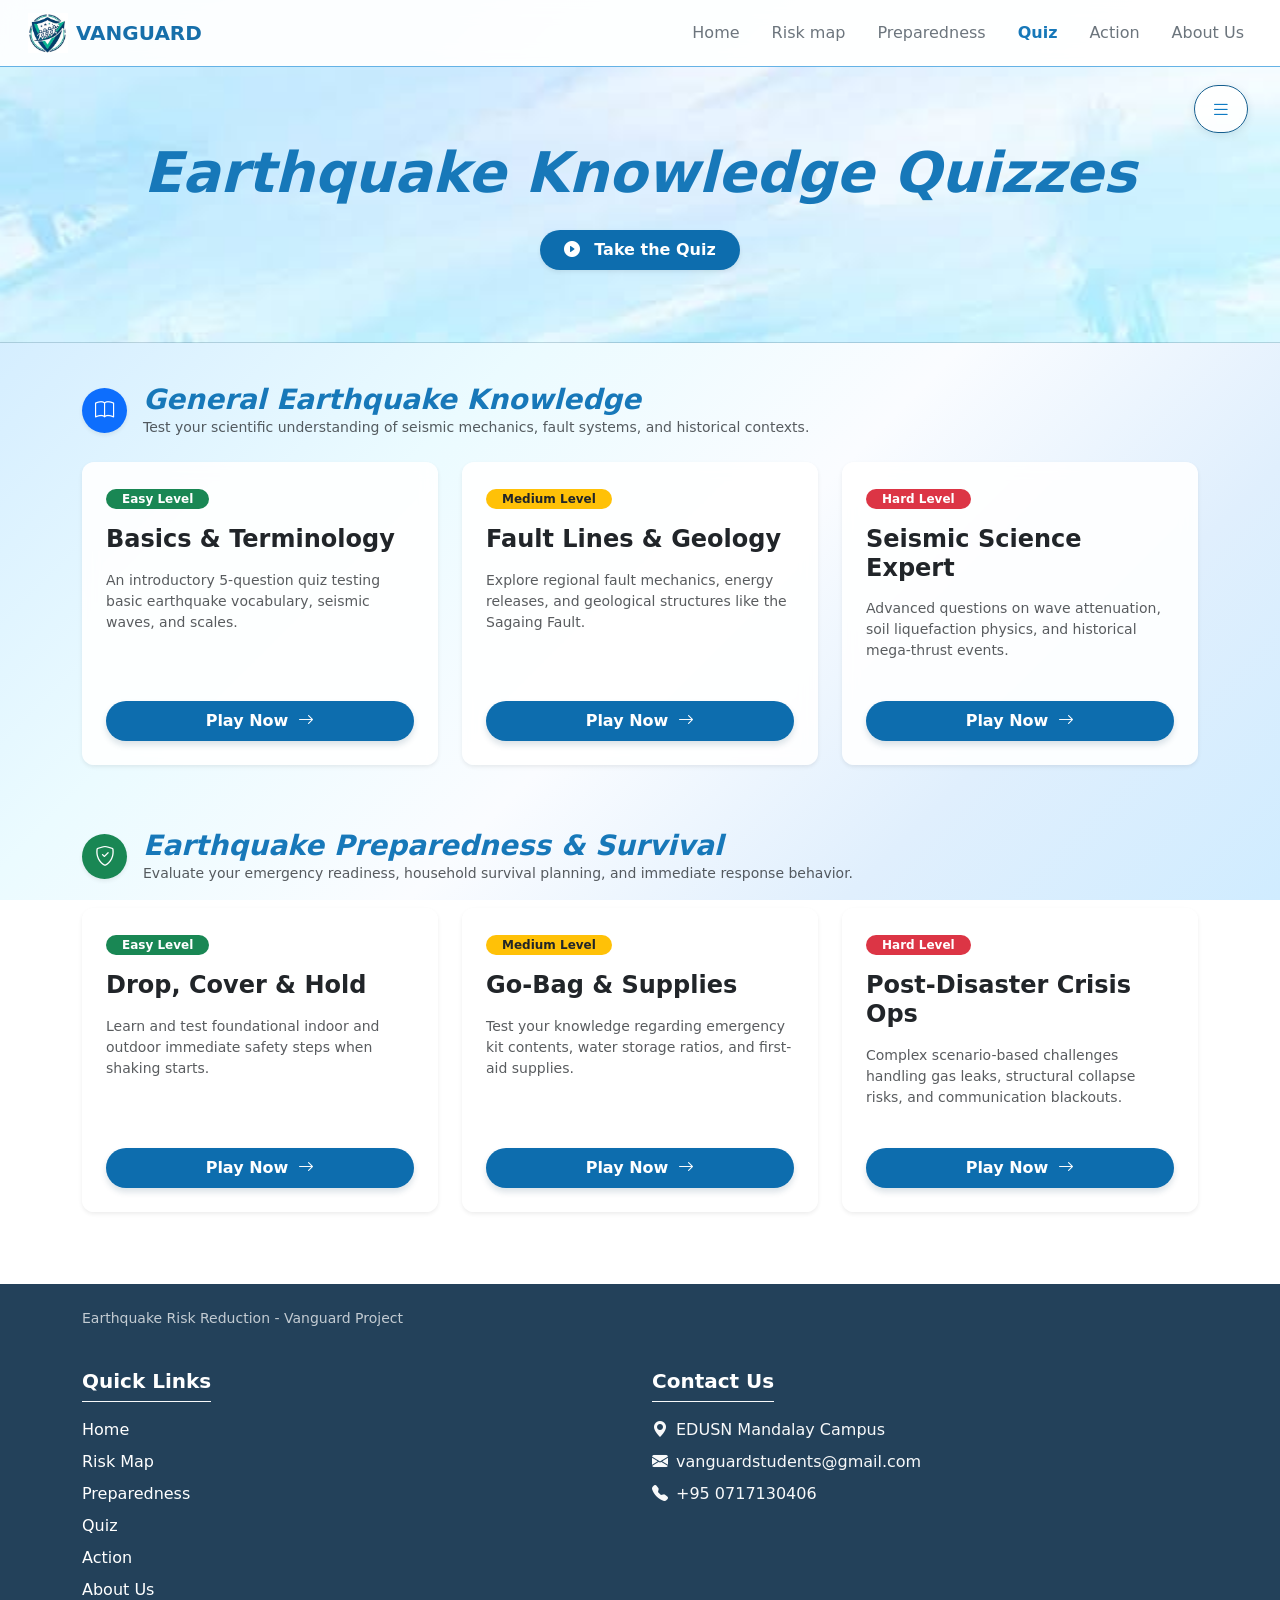
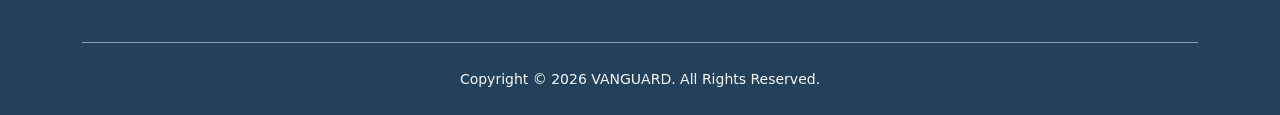
<file: 20Oct_ 20 %_Earthquake/EarthquakeRiskReduction/pages/quiz.html>
<!DOCTYPE html>
<html lang="en">
<head>
  <meta charset="UTF-8">
  <meta name="viewport" content="width=device-width, initial-scale=1.0">
  <title>VANGUARD - Earthquake Knowledge & Preparedness Quiz</title>
  <link rel="stylesheet" href="https://cdn.jsdelivr.net/npm/bootstrap@5.3.3/dist/css/bootstrap.min.css">
  <link rel="stylesheet" href="https://cdn.jsdelivr.net/npm/bootstrap-icons@1.11.3/font/bootstrap-icons.min.css">
  <link rel="stylesheet" href="https://unpkg.com/aos@2.3.1/dist/aos.css">
  <script src="https://cdn.jsdelivr.net/npm/bootstrap@5.3.3/dist/js/bootstrap.bundle.min.js"></script>
  <script src="https://unpkg.com/aos@2.3.1/dist/aos.js"></script>
  <link rel="stylesheet" href="style.css">
  <link rel="shortcut icon" href="media/logo.jpg">
</head>
<body class="background">

  <!-- NAVBAR -->
  <nav class="navbar navbar-expand-lg sticky-top px-2 px-sm-3" data-aos="fade-down">
    <div class="container-fluid">
      <a class="navbar-brand d-flex align-items-center gap-2" href="index.html">
        <img src="media/logo.jpg" alt="logo" width="40" height="40" class="img-fluid">
        <span>VANGUARD</span>
      </a>
      <button class="navbar-toggler border-0" type="button" data-bs-toggle="collapse" data-bs-target="#navMenu" aria-controls="navMenu" aria-expanded="false" aria-label="Toggle navigation">
        <span class="navbar-toggler-icon"></span>
      </button>
      <div class="collapse navbar-collapse" id="navMenu">
        <ul class="navbar-nav ms-auto flex-column flex-lg-row gap-2 gap-lg-3 fw-medium my-2 my-lg-0">
          <li class="nav-item"><a class="nav-link text-secondary" href="index.html">Home</a></li>
          <li class="nav-item"><a class="nav-link text-secondary" href="riskmap.html">Risk map</a></li>
          <li class="nav-item"><a class="nav-link text-secondary" href="preparedness.html">Preparedness</a></li>
          <li class="nav-item"><a class="nav-link active text-dark-blue fw-bold" href="quiz.html">Quiz</a></li>
          <li class="nav-item"><a class="nav-link text-secondary" href="action.html">Action</a></li>
          <li class="nav-item"><a class="nav-link text-secondary" href="aboutus.html">About Us</a></li>
        </ul>
      </div>
    </div>
  </nav>

  <!-- MENU TOGGLE -->
  <div class="text-center position-relative px-3">
    <div class="hero-menu-toggle px-2 d-none d-lg-block">
      <button class="btn rounded-pill px-3 py-2 fw-semibold d-flex align-items-center gap-2" type="button" data-bs-toggle="offcanvas" data-bs-target="#offcanvasNavbar">
        <i class="bi bi-list fs-5"></i>
      </button>
    </div>
  </div>

  <!-- OFFCANVAS MENU -->
  <div class="offcanvas offcanvas-end shadow" tabindex="-1" id="offcanvasNavbar">
    <div class="offcanvas-header border-bottom">
      <h5 class="offcanvas-title fw-bold text-dark-blue d-flex align-items-center gap-2">
        <img src="media/logo.jpg" alt="logo" width="35" height="35">
        VANGUARD Menu
      </h5>
      <button type="button" class="btn-close" data-bs-dismiss="offcanvas" aria-label="Close"></button>
    </div>
    <div class="offcanvas-body">
      <ul class="navbar-nav justify-content-end flex-grow-1 pe-3">
        <li class="nav-item mb-2"><a class="nav-link" href="#geq"><i class="bi bi-geo-alt me-2"></i>General Earthquake Quiz</a></li>
        <li class="nav-item mb-2"><a class="nav-link" href="#peq"><i class="bi bi-tags me-2"></i>Preparedness Earthquake Quiz</a></li>
      </ul>
      <div class="mt-4 p-3 rounded border shadow-sm">
        <small class="text-muted d-block mb-1">Year 9 PBL Project</small>
        <strong class="text-dark">Earthquake Risk Reduction</strong>
      </div>
    </div>
  </div>

  <header class="quiz-hero-section text-center py-5" data-aos="fade">
    <div class="container py-4" data-aos="zoom-in" data-aos-delay="200">
      <h2 class="display-4 fw-bold text-dark-blue fst-italic mb-3">Earthquake Knowledge Quizzes</h2>
      <div class="mt-4">
        <a href="#geq" class="btn seemore px-4 py-2 rounded-pill fw-bold shadow-sm">
          <i class="bi bi-play-circle-fill me-2"></i> Take the Quiz
        </a>
      </div>
    </div>
  </header>

  <!-- MAIN CONTENT: CATEGORIES & CARDS -->
  <main class="container py-4 mb-5" id="geq">
    
    <!-- CATEGORY 1: GENERAL EARTHQUAKE KNOWLEDGE -->
    <div class="mb-5 mt-3" data-aos="fade-up">
      <div class="d-flex align-items-center mb-4">
        <div class="bg-primary text-white p-2 rounded-circle me-3 d-flex align-items-center justify-content-center shadow-sm" style="width: 45px; height: 45px;">
          <i class="bi bi-book fs-5"></i>
        </div>
        <div>
          <h2 class="h3 fw-bold text-dark-blue fst-italic mb-0">General Earthquake Knowledge</h2>
          <p class="text-muted small mb-0">Test your scientific understanding of seismic mechanics, fault systems, and historical contexts.</p>
        </div>
      </div>

      <div class="row g-4">
        <!-- Easy Card -->
        <div class="col-md-4" data-aos="zoom-in" data-aos-delay="100">
          <div class="card p-4 h-100 d-flex flex-column justify-content-between shadow-sm border-0">
            <div>
              <span class="badge bg-success mb-3 px-3 py-1 rounded-pill">Easy Level</span>
              <h3 class="h4 fw-bold mb-3 text-dark">Basics & Terminology</h3>
              <p class="text-muted small">An introductory 5-question quiz testing basic earthquake vocabulary, seismic waves, and scales.</p>
            </div>
            <div class="mt-4 text-center">
              <button class="btn seemore w-100 rounded-pill fw-bold py-2 justify-content-center" onclick="openQuizModal('General', 'Easy')">
                Play Now <i class="bi bi-arrow-right ms-1"></i>
              </button>
            </div>
          </div>
        </div>

        <!-- Medium Card -->
        <div class="col-md-4" data-aos="zoom-in" data-aos-delay="200">
          <div class="card p-4 h-100 d-flex flex-column justify-content-between shadow-sm border-0">
            <div>
              <span class="badge bg-warning text-dark mb-3 px-3 py-1 rounded-pill">Medium Level</span>
              <h3 class="h4 fw-bold mb-3 text-dark">Fault Lines & Geology</h3>
              <p class="text-muted small">Explore regional fault mechanics, energy releases, and geological structures like the Sagaing Fault.</p>
            </div>
            <div class="mt-4 text-center">
              <button class="btn seemore w-100 rounded-pill fw-bold py-2 justify-content-center" onclick="openQuizModal('General', 'Medium')">
                Play Now <i class="bi bi-arrow-right ms-1"></i>
              </button>
            </div>
          </div>
        </div>

        <!-- Hard Card -->
        <div class="col-md-4" data-aos="zoom-in" data-aos-delay="300">
          <div class="card p-4 h-100 d-flex flex-column justify-content-between shadow-sm border-0">
            <div>
              <span class="badge bg-danger mb-3 px-3 py-1 rounded-pill">Hard Level</span>
              <h3 class="h4 fw-bold mb-3 text-dark">Seismic Science Expert</h3>
              <p class="text-muted small">Advanced questions on wave attenuation, soil liquefaction physics, and historical mega-thrust events.</p>
            </div>
            <div class="mt-4 text-center">
              <button class="btn seemore w-100 rounded-pill fw-bold py-2 justify-content-center" onclick="openQuizModal('General', 'Hard')">
                Play Now <i class="bi bi-arrow-right ms-1"></i>
              </button>
            </div>
          </div>
        </div>
      </div>
    </div>

    <!-- CATEGORY 2: EARTHQUAKE PREPAREDNESS -->
    <div class="mt-5 pt-3" id="peq" data-aos="fade-up">
      <div class="d-flex align-items-center mb-4">
        <div class="bg-success text-white p-2 rounded-circle me-3 d-flex align-items-center justify-content-center shadow-sm" style="width: 45px; height: 45px;">
          <i class="bi bi-shield-check fs-5"></i>
        </div>
        <div>
          <h2 class="h3 fw-bold text-dark-blue fst-italic mb-0">Earthquake Preparedness & Survival</h2>
          <p class="text-muted small mb-0">Evaluate your emergency readiness, household survival planning, and immediate response behavior.</p>
        </div>
      </div>

      <div class="row g-4">
        <!-- Easy Card -->
        <div class="col-md-4" data-aos="zoom-in" data-aos-delay="100">
          <div class="card p-4 h-100 d-flex flex-column justify-content-between shadow-sm border-0">
            <div>
              <span class="badge bg-success mb-3 px-3 py-1 rounded-pill">Easy Level</span>
              <h3 class="h4 fw-bold mb-3 text-dark">Drop, Cover & Hold</h3>
              <p class="text-muted small">Learn and test foundational indoor and outdoor immediate safety steps when shaking starts.</p>
            </div>
            <div class="mt-4 text-center">
              <button class="btn seemore w-100 rounded-pill fw-bold py-2 justify-content-center" onclick="openQuizModal('Preparedness', 'Easy')">
                Play Now <i class="bi bi-arrow-right ms-1"></i>
              </button>
            </div>
          </div>
        </div>

        <!-- Medium Card -->
        <div class="col-md-4" data-aos="zoom-in" data-aos-delay="200">
          <div class="card p-4 h-100 d-flex flex-column justify-content-between shadow-sm border-0">
            <div>
              <span class="badge bg-warning text-dark mb-3 px-3 py-1 rounded-pill">Medium Level</span>
              <h3 class="h4 fw-bold mb-3 text-dark">Go-Bag & Supplies</h3>
              <p class="text-muted small">Test your knowledge regarding emergency kit contents, water storage ratios, and first-aid supplies.</p>
            </div>
            <div class="mt-4 text-center">
              <button class="btn seemore w-100 rounded-pill fw-bold py-2 justify-content-center" onclick="openQuizModal('Preparedness', 'Medium')">
                Play Now <i class="bi bi-arrow-right ms-1"></i>
              </button>
            </div>
          </div>
        </div>

        <!-- Hard Card -->
        <div class="col-md-4" data-aos="zoom-in" data-aos-delay="300">
          <div class="card p-4 h-100 d-flex flex-column justify-content-between shadow-sm border-0">
            <div>
              <span class="badge bg-danger mb-3 px-3 py-1 rounded-pill">Hard Level</span>
              <h3 class="h4 fw-bold mb-3 text-dark">Post-Disaster Crisis Ops</h3>
              <p class="text-muted small">Complex scenario-based challenges handling gas leaks, structural collapse risks, and communication blackouts.</p>
            </div>
            <div class="mt-4 text-center">
              <button class="btn seemore w-100 rounded-pill fw-bold py-2 justify-content-center" onclick="openQuizModal('Preparedness', 'Hard')">
                Play Now <i class="bi bi-arrow-right ms-1"></i>
              </button>
            </div>
          </div>
        </div>
      </div>
    </div>

  </main>

  <!-- INTERACTIVE QUIZ MODAL -->
  <div class="modal fade" id="quizModal" tabindex="-1" aria-labelledby="quizModalLabel" aria-hidden="true">
    <div class="modal-dialog modal-dialog-centered modal-lg">
      <div class="modal-content border-0 shadow-lg rounded-4">
        <div class="modal-header bg-primary text-white">
          <h5 class="modal-title fw-bold" id="quizModalLabel">
            <i class="bi bi-patch-question-fill me-2"></i> <span id="modalTitleText">Earthquake Quiz</span>
          </h5>
          <button type="button" class="btn-close btn-close-white" data-bs-dismiss="modal" aria-label="Close"></button>
        </div>
        <div class="modal-body p-4" id="quizModalBody">
      
        </div>
        <div class="modal-footer bg-light">
          <button type="button" class="btn btn-secondary rounded-pill px-4" data-bs-dismiss="modal">Close</button>
          <button type="button" class="btn btn-primary rounded-pill px-4" id="nextQuestionBtn" onclick="nextQuestion()" style="display:none;">Next Question</button>
        </div>
      </div>
    </div>
  </div>

  <!-- FOOTER -->
  <footer class="py-4 text-white mt-5" data-aos="fade">
    <div class="container">
      <div class="row mb-4 text-center text-md-start">
        <div class="col-12">
          <p class="text-light opacity-75 small">Earthquake Risk Reduction - Vanguard Project</p>
        </div>
      </div>

      <div class="row text-center text-md-start">
        <div class="col-md-6 mb-4 mb-md-0">
          <h5 class="fw-bold mb-3 border-bottom border-light pb-2 d-inline-block">Quick Links</h5>
          <ul class="list-unstyled">
            <li class="mb-2"><a href="index.html" class="text-white text-decoration-none hover-link">Home</a></li>
            <li class="mb-2"><a href="riskmap.html" class="text-white text-decoration-none hover-link">Risk Map</a></li>
            <li class="mb-2"><a href="preparedness.html" class="text-white text-decoration-none hover-link">Preparedness</a></li>
            <li class="mb-2"><a href="quiz.html" class="text-white text-decoration-none hover-link">Quiz</a></li>
            <li class="mb-2"><a href="action.html" class="text-white text-decoration-none hover-link">Action</a></li>
            <li class="mb-2"><a href="aboutus.html" class="text-white text-decoration-none hover-link">About Us</a></li>
          </ul>
        </div>

        <div class="col-md-6">
          <h5 class="fw-bold mb-3 border-bottom border-light pb-2 d-inline-block">Contact Us</h5>
          <ul class="list-unstyled text-light">
            <li class="mb-2"><i class="bi bi-geo-alt-fill me-2"></i>EDUSN Mandalay Campus</li>
            <li class="mb-2"><i class="bi bi-envelope-fill me-2"></i>vanguardstudents@gmail.com</li>
            <li class="mb-2"><i class="bi bi-telephone-fill me-2"></i>+95 0717130406</li>
          </ul>
        </div>
      </div>

      <hr class="my-4 border-light opacity-50">

      <div class="row">
        <div class="col-12 text-center">
          <small class="text-light">Copyright &copy; 2026 VANGUARD. All Rights Reserved.</small>
        </div>
      </div>
    </div>
  </footer>

  <!-- JAVASCRIPT -->
  <script>
    const quizData = {
      "General-Easy": [
        {
          q: "What instrument is used to record and measure seismic waves?",
          options: ["Barometer", "Seismograph", "Anemometer", "Thermometer"],
          answer: 1,
          explanation: "A seismograph detects and records ground vibrations caused by seismic waves."
        },
        {
          q: "What does the Richter scale measure?",
          options: ["Earthquake duration", "Magnitude (energy released)", "Structural damage cost", "Surface fault length"],
          answer: 1,
          explanation: "The Richter scale quantifies the amount of seismic energy released by an earthquake."
        },
        {
          q: "What are giant sea waves caused by underwater earthquakes called?",
          options: ["Tornadoes", "Hurricanes", "Tsunamis", "Monsoons"],
          answer: 2,
          explanation: "Tsunamis are powerful ocean waves generated by tectonic displacements on the seabed."
        },
        {
          q: "What layer of the Earth's structure is broken into moving tectonic plates?",
          options: ["Core", "Lithosphere / Crust", "Atmosphere", "Stratosphere"],
          answer: 1,
          explanation: "The lithosphere comprises the crust and rigid upper mantle, forming tectonic plates."
        },
        {
          q: "What is the point on the Earth's surface directly above an earthquake's origin called?",
          options: ["Focus", "Epicenter", "Fault line", "Crater"],
          answer: 1,
          explanation: "The epicenter is the exact point on the surface directly above the underground focus."
        }
      ],
      "General-Medium": [
        {
          q: "Which major active fault system runs directly through Mandalay, Myanmar?",
          options: ["San Andreas Fault", "Sagaing Fault", "Alpine Fault", "Sumatra Subduction Zone"],
          answer: 1,
          explanation: "The Sagaing Fault is a major continental strike-slip fault passing near Mandalay urban zones."
        },
        {
          q: "What are the primary waves that travel fastest through the earth during an earthquake called?",
          options: ["S-waves", "Surface waves", "P-waves (Primary waves)", "Rayleigh waves"],
          answer: 2,
          explanation: "P-waves are compressional primary waves that arrive first at seismic recording stations."
        },
        {
          q: "What type of fault is characterized by rocks sliding horizontally past each other?",
          options: ["Normal fault", "Reverse fault", "Strike-slip fault", "Thrust fault"],
          answer: 2,
          explanation: "Strike-slip faults involve lateral or horizontal movement, typical of the Sagaing Fault."
        },
        {
          q: "How much more energy does an earthquake of magnitude 7 release compared to magnitude 6 on the logarithmic scale?",
          options: ["About 2 times more", "About 10 times more", "About 32 times more", "Exactly 100 times more"],
          answer: 2,
          explanation: "Each whole number increase on the moment magnitude scale represents roughly 32 times more energy."
        },
        {
          q: "What is the underground point of origin where the rock first breaks and slips called?",
          options: ["Epicenter", "Focus (Hypocenter)", "Fault scarp", "Subduction zone"],
          answer: 1,
          explanation: "The hypocenter or focus is where the seismic rupture begins underground."
        }
      ],
      "General-Hard": [
        {
          q: "What geological phenomenon occurs when water-saturated granular soil temporarily loses strength during shaking?",
          options: ["Subduction", "Soil Liquefaction", "Tectonic Uplift", "Magma Intrusion"],
          answer: 1,
          explanation: "Liquefaction causes loose soil to behave like a liquid, heavily threatening building foundations."
        },
        {
          q: "Which seismic waves create rolling motions along the Earth's surface and cause the most structural damage?",
          options: ["P-waves", "S-waves", "Love and Rayleigh waves", "Core shadow waves"],
          answer: 2,
          explanation: "Surface waves (Love and Rayleigh waves) travel slower but produce severe rolling ground displacement."
        },
        {
          q: "What is seismic wave attenuation?",
          options: ["Amplification of waves in soft basins", "The decrease in wave amplitude and energy as distance from the source increases", "The bouncing of waves off the core", "The conversion of S-waves to P-waves"],
          answer: 1,
          explanation: "Attenuation describes how seismic energy dissipates and weakens over distance."
        },
        {
          q: "What tectonic plate collision created the high mountain ranges and regional seismic activity across South/Southeast Asia?",
          options: ["Pacific and Eurasian plates", "Indian and Eurasian plates", "African and Arabian plates", "Nazca and South American plates"],
          answer: 1,
          explanation: "The northward movement and collision of the Indian Plate into the Eurasian Plate drives regional faulting."
        },
        {
          q: "What does the Modified Mercalli Intensity (MMI) scale measure that magnitude scales do not?",
          options: ["Total energy released", "Deep mantle temperature", "Observed effects, human reaction, and structural damage at a specific location", "Rupture velocity"],
          answer: 2,
          explanation: "MMI measures experienced shaking severity and localized damage rather than intrinsic energy release."
        }
      ],
      "Preparedness-Easy": [
        {
          q: "What is the recommended immediate action if you are indoors when an earthquake starts?",
          options: ["Run outside immediately", "Drop, Cover under a sturdy table, and Hold On", "Stand near glass windows", "Use the elevator to evacuate"],
          answer: 1,
          explanation: "Drop, Cover, and Hold On protects you from falling debris and structural collapse."
        },
        {
          q: "Where should you go if you are outdoors during a tremor?",
          options: ["Under tall buildings", "Near electric power poles", "Open area away from buildings, trees, and power lines", "Inside a multi-story car park"],
          answer: 2,
          explanation: "An open space prevents injuries from falling bricks, glass, or collapsing facades."
        },
        {
          q: "If you are driving a vehicle when an earthquake hits, what should you do?",
          options: ["Speed up to outrun the shaking", "Stop safely away from bridges, overpasses, and power lines, and stay inside", "Abandon the car in the middle of the road", "Park directly under a highway overpass"],
          answer: 1,
          explanation: "Pulling over to a clear location keeps your vehicle safe from overhead bridge collapses."
        },
        {
          q: "Why should you avoid using elevators during or immediately after an earthquake?",
          options: ["They move too slowly", "Power outages and structural twisting can trap you inside", "They are reserved for pets", "Elevator buttons are hard to press"],
          answer: 1,
          explanation: "Power loss and shaft distortion make elevators extremely dangerous during earthquakes."
        },
        {
          q: "What should you check on after the shaking stops to ensure family safety?",
          options: ["Social media follower counts", "Immediate injuries, gas leaks, and structural hazards", "Your television channels", "The weather forecast for tomorrow"],
          answer: 1,
          explanation: "Checking for injuries and utility hazards is the top post-earthquake safety priority."
        }
      ],
      "Preparedness-Medium": [
        {
          q: "How much emergency drinking water should be stored per person per day?",
          options: ["1 cup", "1 gallon (approx. 3.8 liters)", "1 tablespoon", "5 liters"],
          answer: 1,
          explanation: "Standard survival guidelines recommend 1 gallon of water per person per day for drinking and sanitation."
        },
        {
          q: "Which item is crucial to include in an emergency Go-Bag for communication during power outages?",
          options: ["A large television", "Battery-powered or hand-crank radio", "An electric space heater", "A desktop computer"],
          answer: 1,
          explanation: "A crank or battery radio ensures you can receive emergency broadcast instructions."
        },
        {
          q: "How long should your emergency home supply kit be designed to sustain your household self-sufficiently?",
          options: ["At least 3 hours", "At least 3 days to 2 weeks", "Exactly 24 minutes", "6 months"],
          answer: 1,
          explanation: "Emergency response agencies recommend maintaining at least 3 days (ideally up to 2 weeks) of supplies."
        },
        {
          q: "What is an important safety step regarding heavy furniture (like bookshelves) in earthquake-prone zones?",
          options: ["Leave them unanchored so they slide easily", "Bolt or strap heavy furniture securely to wall studs", "Place heavy items on the top shelves", "Stack glassware on top"],
          answer: 1,
          explanation: "Securing heavy furniture prevents them from tipping over onto people during severe shaking."
        },
        {
          q: "What type of footwear should be kept easily accessible near your bed during earthquake season?",
          options: ["Thick-soled sturdy shoes or boots", "Fluffy indoor slippers", "High heels", "Bare feet"],
          answer: 0,
          explanation: "Sturdy shoes protect your feet from broken glass and sharp debris scattered post-earthquake."
        }
      ],
      "Preparedness-Hard": [
        {
          q: "What is the safest protocol regarding utility lines immediately following a major damaging earthquake?",
          options: ["Turn on all kitchen lights to check wiring", "Shut off main gas valves only if you smell gas, hear a hiss, or suspect a leak", "Ignore water pipe leaks", "Run electrical appliances immediately"],
          answer: 1,
          explanation: "Shutting off gas valves prevents secondary fires caused by ruptured lines."
        },
        {
          q: "If you are trapped under heavy debris or rubble following a structural collapse, what is the recommended signaling method?",
          options: ["Scream continuously until your voice gives out", "Tap rhythmically on a pipe or wall or use a whistle, and avoid shouting", "Light a match to see your surroundings", "Jump up and down"],
          answer: 1,
          explanation: "Tapping or whistling saves oxygen and helps rescuers pinpoint your location through acoustic vibration."
        },
        {
          q: "What structural design feature uses rubber and steel pads to decouple a building's superstructure from its foundation during quakes?",
          options: ["Base isolation systems", "Hollow glass walls", "Plastic roof tiling", "Unreinforced brickwork"],
          answer: 0,
          explanation: "Base isolation absorbs horizontal seismic forces, protecting the building structure above."
        },
        {
          q: "During a severe post-earthquake evacuation in a smoke-filled or dusty room, what posture should you maintain?",
          options: ["Sprint upright at full speed", "Crawl on hands and knees where cleaner air is closer to the floor", "Lie flat on your back", "Walk backward with your eyes closed"],
          answer: 1,
          explanation: "Staying low keeps you beneath dense toxic smoke and falling particulate matter."
        },
        {
          q: "When communication networks are jammed after a disaster, what is the best texting practice to check on family?",
          options: ["Keep redialing voice calls repeatedly", "Send concise SMS text messages or use digital emergency check-in apps", "Post live-stream video constantly", "Send heavy multimedia files"],
          answer: 1,
          explanation: "SMS text messages require minimal bandwidth and successfully transmit when voice networks fail."
        }
      ]
    };

    let currentCategory = "";
    let currentDifficulty = "";
    let questionsList = [];
    let currentIndex = 0;
    let score = 0;

    function openQuizModal(category, difficulty) {
      currentCategory = category;
      currentDifficulty = difficulty;
      const key = `${category}-${difficulty}`;
      questionsList = quizData[key] || [];
      
      currentIndex = 0;
      score = 0;

      document.getElementById('modalTitleText').innerText = `${category} Quiz (${difficulty} Level)`;
      loadQuestion();

      const modal = new bootstrap.Modal(document.getElementById('quizModal'));
      modal.show();
    }

    function loadQuestion() {
      const body = document.getElementById('quizModalBody');
      const nextBtn = document.getElementById('nextQuestionBtn');
      nextBtn.style.display = 'none';

      if (currentIndex >= questionsList.length) {
        body.innerHTML = `
          <div class="text-center py-4">
            <i class="bi bi-trophy-fill text-warning display-3 mb-3"></i>
            <h3 class="fw-bold">Quiz Completed!</h3>
            <p class="text-muted">Your Score: <span class="text-primary fw-bold">${score}</span> / ${questionsList.length}</p>
            <p class="small text-secondary">Thank you for practicing disaster resilience with Vanguard!</p>
            <button class="btn btn-primary rounded-pill px-4 mt-2" onclick="location.reload()">Done</button>
          </div>
        `;
        return;
      }

      const qObj = questionsList[currentIndex];
      let optionsHtml = '';
      qObj.options.forEach((opt, idx) => {
        optionsHtml += `
          <div class="form-check p-3 mb-2 border rounded-3 option-row bg-white shadow-sm" style="cursor:pointer;" onclick="selectOption(${idx})">
            <input class="form-check-input ms-1" type="radio" name="quizOption" id="opt${idx}" value="${idx}">
            <label class="form-check-label ms-2 fw-medium text-dark" for="opt${idx}" style="cursor:pointer;">${opt}</label>
          </div>
        `;
      });

      body.innerHTML = `
        <div class="mb-3 d-flex justify-content-between text-muted small">
          <span>Question ${currentIndex + 1} of ${questionsList.length}</span>
          <span>Score: ${score}</span>
        </div>
        <h5 class="fw-bold text-dark mb-3">${qObj.q}</h5>
        <div class="mb-3">${optionsHtml}</div>
        <div id="quizFeedback" class="mt-3 fw-bold small"></div>
      `;
    }

    function selectOption(selectedIndex) {
      const qObj = questionsList[currentIndex];
      const feedbackEl = document.getElementById('quizFeedback');
      const nextBtn = document.getElementById('nextQuestionBtn');
      
      const optionRows = document.querySelectorAll('.option-row');
      optionRows.forEach((row, idx) => {
        row.style.pointerEvents = 'none';
        if (idx === qObj.answer) {
          row.classList.add('correct-selected');
        } else if (idx === selectedIndex) {
          row.classList.add('incorrect-selected');
        }
      });

      document.getElementById('opt' + selectedIndex).checked = true;

      if (selectedIndex === qObj.answer) {
        score++;
        feedbackEl.className = "mt-3 fw-bold small p-3 soft-feedback-success rounded";
        feedbackEl.innerHTML = `<i class="bi bi-check-circle-fill me-1"></i> Correct! ${qObj.explanation}`;
      } else {
        feedbackEl.className = "mt-3 fw-bold small p-3 soft-feedback-danger rounded";
        feedbackEl.innerHTML = `<i class="bi bi-x-circle-fill me-1"></i> Incorrect. ${qObj.explanation}`;
      }

      currentIndex++;
      nextBtn.style.display = 'inline-block';
      if (currentIndex >= questionsList.length) {
        nextBtn.innerText = "View Final Score";
      } else {
        nextBtn.innerText = "Next Question";
      }
    }

    function nextQuestion() {
      loadQuestion();
    }

    // Initialize AOS
    AOS.init({
      duration: 800,
      once: true,
      offset: 100
    });
  </script>
</body>
</html>
</file>
<file: 20Oct_ 20 %_Earthquake/EarthquakeRiskReduction/pages/style.css>
/* Vanguard Earthquake Risk Reduction*/
.navbar {
  background-color: rgba(255, 255, 255, 0.92);
  backdrop-filter: blur(10px);
  border-bottom: 1px solid rgba(13, 134, 215, 0.635);
  z-index: 1020;
}

.navbar-brand {
  font-weight: 700;
  color: #176faa;
}

.text-dark-blue {
  color: #1778b9 !important;
}

.bg-dark-blue {
  background-color: #1495ec !important;
}

.hero-section {
  position: relative;
  background: url('media/beforeafter.jpg') center/cover no-repeat; 
  padding: 70px 0 50px 0;
  border-bottom: 1px solid #c7e7ff;
}

.hero-menu-toggle {
  position: absolute;
  top: 18px;
  right: 24px;
  z-index: 10;
}

.hero-menu-toggle .btn {
  background-color: rgba(255, 255, 255, 0.9);
  border: 1px solid #155e8e;
  color: #0e7bc4;
  box-shadow: 0 2px 8px rgba(11, 60, 93, 0.12);
  transition: all 0.25s ease;
}

.hero-menu-toggle .btn:hover {
  background-color: #0973ba;
  color: white;
  transform: translateY(-2px);
}

.btn-dark-blue, .btn-primary {
  background-color: rgba(255, 255, 255, 0.9);
  color: #158ddc;
  border: 1px solid #0e78be;
  font-weight: 600;
  transition: all 0.25s ease;
}

.btn-dark-blue:hover, .btn-primary:hover {
  background-color: #0c72b7;
  color: white;
  transform: translateY(-2px);
}

.btn-blue {
  background-color: #0d7ac2;
  color: white;
  border-radius: 8px;
  border: none;
  transition: all 0.25s ease;
}

.btn-blue:hover {
  background-color: #062338;
  color: #ffffff;
  transform: translateY(-2px);
  box-shadow: 0 4px 10px rgb(11, 127, 205);
}

.side-btn {
  min-width: 140px;
  box-shadow: 0 4px 12px rgba(13, 134, 226, 0.66);
  font-weight: 600;
}

.card {
  background-color: rgba(255, 255, 255, 0.9);
  backdrop-filter: blur(8px);
  border: 1px solid rgba(255, 255, 255, 0.9);
  border-radius: 12px;
  transition: transform 0.25s ease, box-shadow 0.25s ease;
}

.card:hover {
  transform: translateY(-4px);
  box-shadow: 0 10px 25px rgba(11, 136, 219, 0.804);
}

.progress {
  height: 12px;
  border-radius: 6px;
  background-color: #eff6ff;
}

.accordion-button:not(.collapsed) {
  background-color: #E6F0FA;
  color: #0b5c92;
}

footer {
  background-color: rgb(35, 65, 90);
}

.background {
  min-height: 100vh;
  background: linear-gradient(
    135deg, 
    #c7e7ff 0%,
    #d9f0ff 20%, 
    #ebfbff 40%, 
    #fafcff 60%, 
    #e0effd 80%, 
    #d0ecff 100%
  );
  background-attachment: fixed;
}

.seemore {
  background-color: #0d6dae; 
  color: white;
  border: none;
  font-size: 1rem;
  box-shadow: 0 4px 6px rgba(11, 60, 93, 0.15);
  transition: all 0.3s ease;
  text-decoration: none;
  display: inline-flex;
  align-items: center;
  gap: 6px;
}

.seemore:hover {
  background-color: #045691;
  color: white;
  transform: translateY(-2px);
  box-shadow: 0 6px 12px rgba(11, 60, 93, 0.25);
}

/* Risk Map */
.map-container {
  height: 480px;
  width: 100%;
  z-index: 1;
}

.custom-zoom-controls {
  position: absolute;
  top: 15px;
  left: 15px;
  z-index: 1000;
  display: flex;
  flex-direction: column;
  gap: 5px;
}

.custom-zoom-controls .btn {
  width: 36px;
  height: 36px;
  font-weight: bold;
  display: flex;
  align-items: center;
  justify-content: center;
  border-radius: 6px;
}

.dot {
  width: 16px;
  height: 16px;
  border-radius: 50%;
  display: inline-block;
  flex-shrink: 0;
}

.card-img-custom {
  height: 180px;
  object-fit: cover;
  width: 100%;
}

.extra-small {
  font-size: 0.75rem;
}

/* RESPONSIVE FIXES */
@media (max-width: 991.98px) {
  .hero-section {
    padding: 60px 0 40px 0;
  }
  .map-container {
    height: 380px;
  }
  .offcanvas {
    width: 300px !important;
  }
}

@media (max-width: 767.98px) {
  .hero-menu-toggle {
    position: static;
    margin-bottom: 1rem;
    display: flex;
    justify-content: flex-end;
  }
  .map-container {
    height: 320px;
  }
}

@media (max-width: 575.98px) {
  .map-container {
    height: 280px;
  }
  .card-img-custom {
    height: 160px;
  }
}

/* Hero section for Quiz Page */
.quiz-hero-section {
  position: relative;
  background: url('media/blue.jpg') center/cover no-repeat; height: 100%; 
  border-bottom: 1px solid rgba(11, 60, 93, 0.2);
  padding: 70px 0 50px 0;
}

/* Option Row Hover  */
.option-row {
  transition: all 0.2s ease;
  border-color: #e2e8f0 !important;
}

.option-row:hover {
  background-color: #f8fafc !important;
  border-color: #94a3b8 !important;
}

/* Correct Answer */
.option-row.correct-selected {
  background-color: #d1fae5 !important;
  border-color: #34d399 !important;
}

.option-row.correct-selected label {
  color: #065f46 !important;
  font-weight: 600;
}

/* Incorrect Answer Highlight  */
.option-row.incorrect-selected {
  background-color: #fee2e2 !important;
  border-color: #f87171 !important;
}

.option-row.incorrect-selected label {
  color: #991b1b !important;
  font-weight: 600;
}

/* after answering */
.soft-feedback-success {
  background-color: #d1fae5 !important;
  color: #065f46 !important;
  border: 1px solid #34d399;
}

.soft-feedback-danger {
  background-color: #fee2e2 !important;
  color: #991b1b !important;
  border: 1px solid #f87171;
}
</file>
